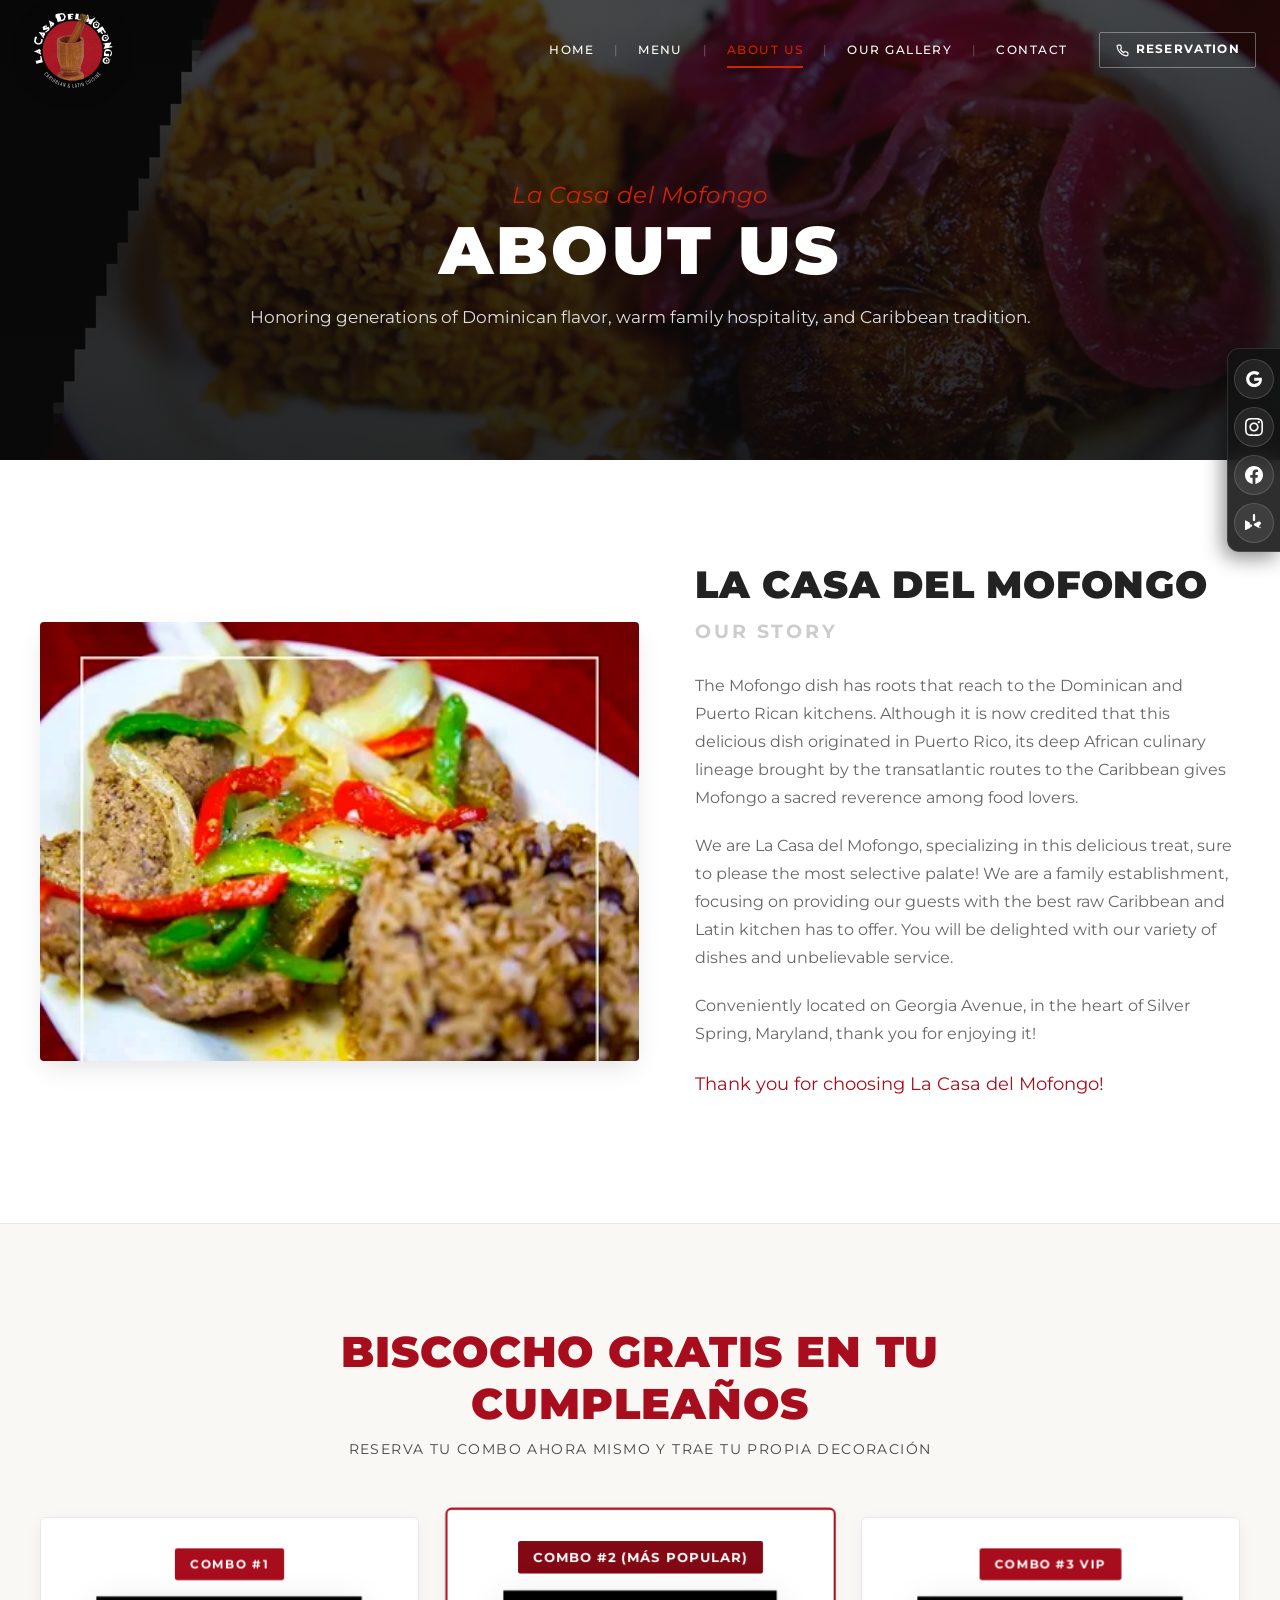
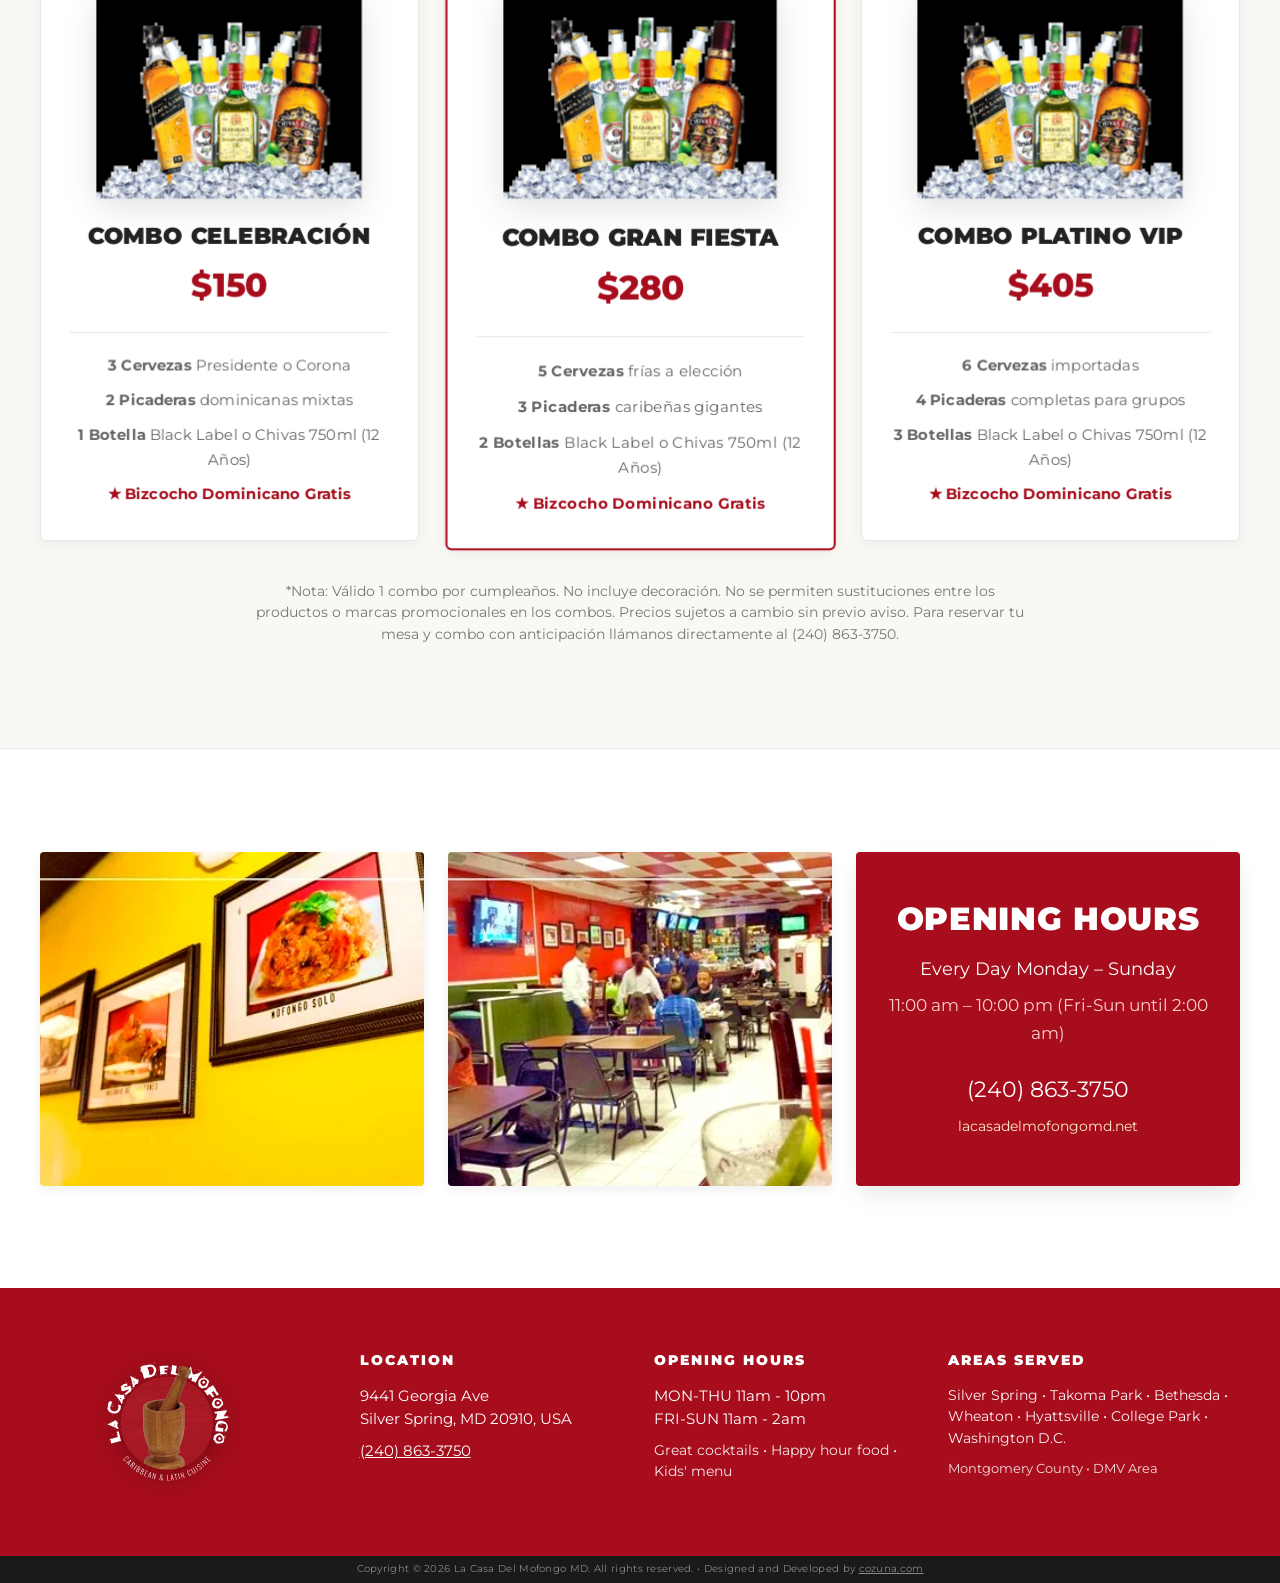
<file: about.html>
<!DOCTYPE html>
<html lang="en">
<head>
  <!-- Google tag (gtag.js) -->
  <script async src="https://www.googletagmanager.com/gtag/js?id=G-67GLZSMVC3"></script>
  <script>
    window.dataLayer = window.dataLayer || [];
    function gtag(){dataLayer.push(arguments);}
    gtag('js', new Date());

    gtag('config', 'G-67GLZSMVC3');
  </script>
  <!-- Google Tag Manager -->
  <script>(function(w,d,s,l,i){w[l]=w[l]||[];w[l].push({'gtm.start':
  new Date().getTime(),event:'gtm.js'});var f=d.getElementsByTagName(s)[0],
  j=d.createElement(s),dl=l!='dataLayer'?'&l='+l:'';j.async=true;j.src=
  'https://www.googletagmanager.com/gtm.js?id='+i+dl;f.parentNode.insertBefore(j,f);
  })(window,document,'script','dataLayer','GTM-TPXBD729');</script>
  <!-- End Google Tag Manager -->
  <meta charset="UTF-8">
  <meta name="viewport" content="width=device-width, initial-scale=1.0">
  <title>About Us | Authentic Dominican Tradition | La Casa Del Mofongo Silver Spring MD</title>
  <meta name="description" content="Discover our culinary story at La Casa Del Mofongo in Silver Spring MD. Traditional Dominican mofongos, Caribbean hospitality, and generations of authentic flavor.">
    <link rel="alternate" hreflang="en" href="https://lacasadelmofongomd.net/about.html">
  <link rel="alternate" hreflang="es" href="https://lacasadelmofongomd.net/es/about.html">
  <link rel="alternate" hreflang="x-default" href="https://lacasadelmofongomd.net/about.html">
  <link rel="canonical" href="https://lacasadelmofongomd.net/about.html">

  <!-- Open Graph -->
  <meta property="og:type" content="website">
  <meta property="og:url" content="https://lacasadelmofongomd.net/about.html">
  <meta property="og:title" content="About Us | La Casa Del Mofongo | Silver Spring MD">
  <meta property="og:description" content="Discover the culinary roots and authentic Caribbean traditions at La Casa Del Mofongo in Silver Spring, Maryland.">
  <meta property="og:image" content="https://lacasadelmofongomd.net/assets/images/og-logo.jpg?v=2">
  <meta property="og:image:width" content="1200">
  <meta property="og:image:height" content="630">
  <meta property="og:image:alt" content="La Casa Del Mofongo Logo">

  <!-- Google Fonts -->
  <link rel="preconnect" href="https://fonts.googleapis.com">
  <link rel="preconnect" href="https://fonts.gstatic.com" crossorigin>
  <link href="https://fonts.googleapis.com/css2?family=Montserrat:ital,wght@0,300;0,400;0,500;0,600;0,700;0,800;0,900;1,300;1,400;1,700&display=swap" rel="stylesheet">

  <link rel="stylesheet" href="css/styles.css?v=9.6">
  <!-- Favicon -->
  <link rel=icon type=image/x-icon href=favicon.ico>
  <link rel=icon type=image/png sizes=32x32 href=favicon-32x32.png>
  <link rel=icon type=image/png sizes=192x192 href=favicon-192x192.png>
  <link rel=apple-touch-icon sizes=180x180 href=apple-touch-icon.png>
  <script src="js/lang-detect.js"></script>
  <link rel="preload" as="image" href="assets/images/MainPlato.webp?v=6" fetchpriority="high">
  <link rel="manifest" href="/manifest.json">
  <meta name="apple-mobile-web-app-capable" content="yes">
  <meta name="apple-mobile-web-app-status-bar-style" content="black-translucent">
  <meta name="apple-mobile-web-app-title" content="Casa Mofongo">
  <meta name="theme-color" content="#a70d1c">

  <script type="application/ld+json">
{
  "@context": "https://schema.org",
  "@type": "AboutPage",
  "name": "About La Casa Del Mofongo",
  "description": "Learn about the heritage, family tradition, and culinary history of La Casa Del Mofongo in Silver Spring, MD.",
  "url": "https://lacasadelmofongomd.net/about.html",
  "mainEntity": {
    "@type": "Restaurant",
    "@id": "https://lacasadelmofongomd.net/#restaurant",
    "name": "La Casa Del Mofongo",
    "telephone": "+1-240-863-3750",
    "address": {
      "@type": "PostalAddress",
      "streetAddress": "9441 Georgia Ave",
      "addressLocality": "Silver Spring",
      "addressRegion": "MD",
      "postalCode": "20910",
      "addressCountry": "US"
    }
  }
}
  </script>
  <meta name="twitter:card" content="summary_large_image">
  <meta name="twitter:image" content="https://lacasadelmofongomd.net/assets/images/og-logo.jpg?v=2">
</head>
<body>
  <!-- Google Tag Manager (noscript) -->
  <noscript><iframe src="https://www.googletagmanager.com/ns.html?id=GTM-TPXBD729"
  height="0" width="0" style="display:none;visibility:hidden"></iframe></noscript>
  <!-- End Google Tag Manager (noscript) -->


  <!-- Shared Header -->
  <div id="header-placeholder"></div>

  <!-- Hero Header -->
  <section class="page-hero" style="background-image: url('assets/images/MainPlato.webp?v=6');">
    <div class="page-hero-content">
      <span class="page-hero-sub">La Casa del Mofongo</span>
      <h1 class="page-hero-title">ABOUT US</h1>
      <p style="color: #e0e0e0; font-size: 1.05rem;">
        Honoring generations of Dominican flavor, warm family hospitality, and Caribbean tradition.
      </p>
    </div>
  </section>

  <!-- Our Story Section (from Image 1) -->
  <section class="section" style="background-color: #ffffff;">
    <div class="section-container">
      <div class="story-grid">
        <div class="story-media">
          <img src="assets/images/inside4.webp?v=6" alt="La Casa Del Mofongo Dining Room" class="story-img-main">
        </div>
        <div class="story-content">
          <h2>La Casa Del Mofongo</h2>
          <div class="story-subtitle">OUR STORY</div>
          <p>
            The Mofongo dish has roots that reach to the Dominican and Puerto Rican kitchens. Although it is now credited that this delicious dish originated in Puerto Rico, its deep African culinary lineage brought by the transatlantic routes to the Caribbean gives Mofongo a sacred reverence among food lovers.
          </p>
          <p>
            We are La Casa del Mofongo, specializing in this delicious treat, sure to please the most selective palate! We are a family establishment, focusing on providing our guests with the best raw Caribbean and Latin kitchen has to offer. You will be delighted with our variety of dishes and unbelievable service.
          </p>
          <p>
            Conveniently located on Georgia Avenue, in the heart of Silver Spring, Maryland, thank you for enjoying it!
          </p>
          <p style="font-weight: 700; color: var(--color-primary); font-family: var(--font-serif); font-size: 1.15rem; margin-top: 1rem;">
            Thank you for choosing La Casa del Mofongo!
          </p>
        </div>
      </div>
    </div>
  </section>

  <!-- Birthday Cake Offer & Combos (from Image 1: Biscocho Gratis en tu Cumpleaños) -->
  <section class="section birthday-section">
    <div class="section-container">
      <div class="section-header">
        <h2 style="font-size: clamp(1.8rem, 4vw, 2.7rem); color: var(--color-primary); text-transform: uppercase;">
          BISCOCHO GRATIS EN TU CUMPLEAÑOS
        </h2>
        <p style="color: #444; font-weight: 600; text-transform: uppercase; letter-spacing: 0.1em; font-size: 0.88rem; margin-top: 0.5rem;">
          RESERVA TU COMBO AHORA MISMO Y TRAE TU PROPIA DECORACIÓN
        </p>
      </div>

      <div class="combos-grid">
        <!-- Combo 1 -->
        <div class="combo-card">
          <span class="combo-badge">COMBO #1</span>
          <img src="assets/images/combos.webp?v=6" alt="Combo Cumpleaños 1" class="combo-card-img">
          <h3 class="combo-title">Combo Celebración</h3>
          <div class="combo-price">$150</div>
          <ul class="combo-list">
            <li><strong>3 Cervezas</strong> Presidente o Corona</li>
            <li><strong>2 Picaderas</strong> dominicanas mixtas</li>
            <li><strong>1 Botella</strong> Black Label o Chivas 750ml (12 Años)</li>
            <li style="color: var(--color-primary); font-weight: 700;">★ Bizcocho Dominicano Gratis</li>
          </ul>
        </div>

        <!-- Combo 2 -->
        <div class="combo-card" style="border: 2px solid var(--color-primary); transform: scale(1.03);">
          <span class="combo-badge" style="background: var(--color-primary-dark);">COMBO #2 (MÁS POPULAR)</span>
          <img src="assets/images/combos.webp?v=6" alt="Combo Cumpleaños 2" class="combo-card-img">
          <h3 class="combo-title">Combo Gran Fiesta</h3>
          <div class="combo-price">$280</div>
          <ul class="combo-list">
            <li><strong>5 Cervezas</strong> frías a elección</li>
            <li><strong>3 Picaderas</strong> caribeñas gigantes</li>
            <li><strong>2 Botellas</strong> Black Label o Chivas 750ml (12 Años)</li>
            <li style="color: var(--color-primary); font-weight: 700;">★ Bizcocho Dominicano Gratis</li>
          </ul>
        </div>

        <!-- Combo 3 -->
        <div class="combo-card">
          <span class="combo-badge">COMBO #3 VIP</span>
          <img src="assets/images/combos.webp?v=6" alt="Combo Cumpleaños 3" class="combo-card-img">
          <h3 class="combo-title">Combo Platino VIP</h3>
          <div class="combo-price">$405</div>
          <ul class="combo-list">
            <li><strong>6 Cervezas</strong> importadas</li>
            <li><strong>4 Picaderas</strong> completas para grupos</li>
            <li><strong>3 Botellas</strong> Black Label o Chivas 750ml (12 Años)</li>
            <li style="color: var(--color-primary); font-weight: 700;">★ Bizcocho Dominicano Gratis</li>
          </ul>
        </div>
      </div>

      <div style="text-align: center; margin-top: 2.5rem; max-width: 780px; margin-left: auto; margin-right: auto;">
        <p style="font-size: 0.85rem; color: #777; line-height: 1.6;">
          *Nota: Válido 1 combo por cumpleaños. No incluye decoración. No se permiten sustituciones entre los productos o marcas promocionales en los combos. Precios sujetos a cambio sin previo aviso. Para reservar tu mesa y combo con anticipación llámanos directamente al (240) 863-3750.
        </p>
      </div>
    </div>
  </section>

  <!-- Opening Card Strip (from Image 1) -->
  <section class="section" style="background-color: #ffffff;">
    <div class="section-container">
      <div class="responsive-tri-grid" style="align-items: stretch;">
        <div style="border-radius: 4px; overflow: hidden; box-shadow: var(--shadow-sm);">
          <img src="assets/images/inside2.webp?v=6" alt="Artwork and Ambience" style="width: 100%; height: 100%; object-fit: cover;">
        </div>
        <div style="border-radius: 4px; overflow: hidden; box-shadow: var(--shadow-sm);">
          <img src="assets/images/inside3.webp?v=6" alt="Guest Tables" style="width: 100%; height: 100%; object-fit: cover;">
        </div>
        <div style="background: var(--color-primary); color: #ffffff; padding: 3rem 2rem; border-radius: 4px; display: flex; flex-direction: column; justify-content: center; text-align: center; box-shadow: var(--shadow-md);">
          <h3 style="font-size: 2rem; text-transform: uppercase; margin-bottom: 1rem; color: #ffffff;">Opening Hours</h3>
          <p style="color: #ffffff; font-size: 1.15rem; font-weight: 700; margin-bottom: 0.5rem;">
            Every Day Monday – Sunday
          </p>
          <p style="color: #ffcccc; font-size: 1.05rem; margin-bottom: 1.5rem;">
            11:00 am – 10:00 pm (Fri-Sun until 2:00 am)
          </p>
          <p style="font-size: 1.35rem; font-weight: 800; color: #ffffff; margin-bottom: 0.5rem;">
            <a href="tel:+12408633750" style="color: #ffffff;">(240) 863-3750</a>
          </p>
          <p style="color: #fcedc2; font-size: 0.85rem;">
            lacasadelmofongomd.net
          </p>
        </div>
      </div>
    </div>
  </section>

  <!-- Shared Footer -->
  <div id="footer-placeholder"></div>

  <!-- Shared Scripts -->
  <script src="js/components.js?v=9.6"></script>
</body>
</html>
</file>
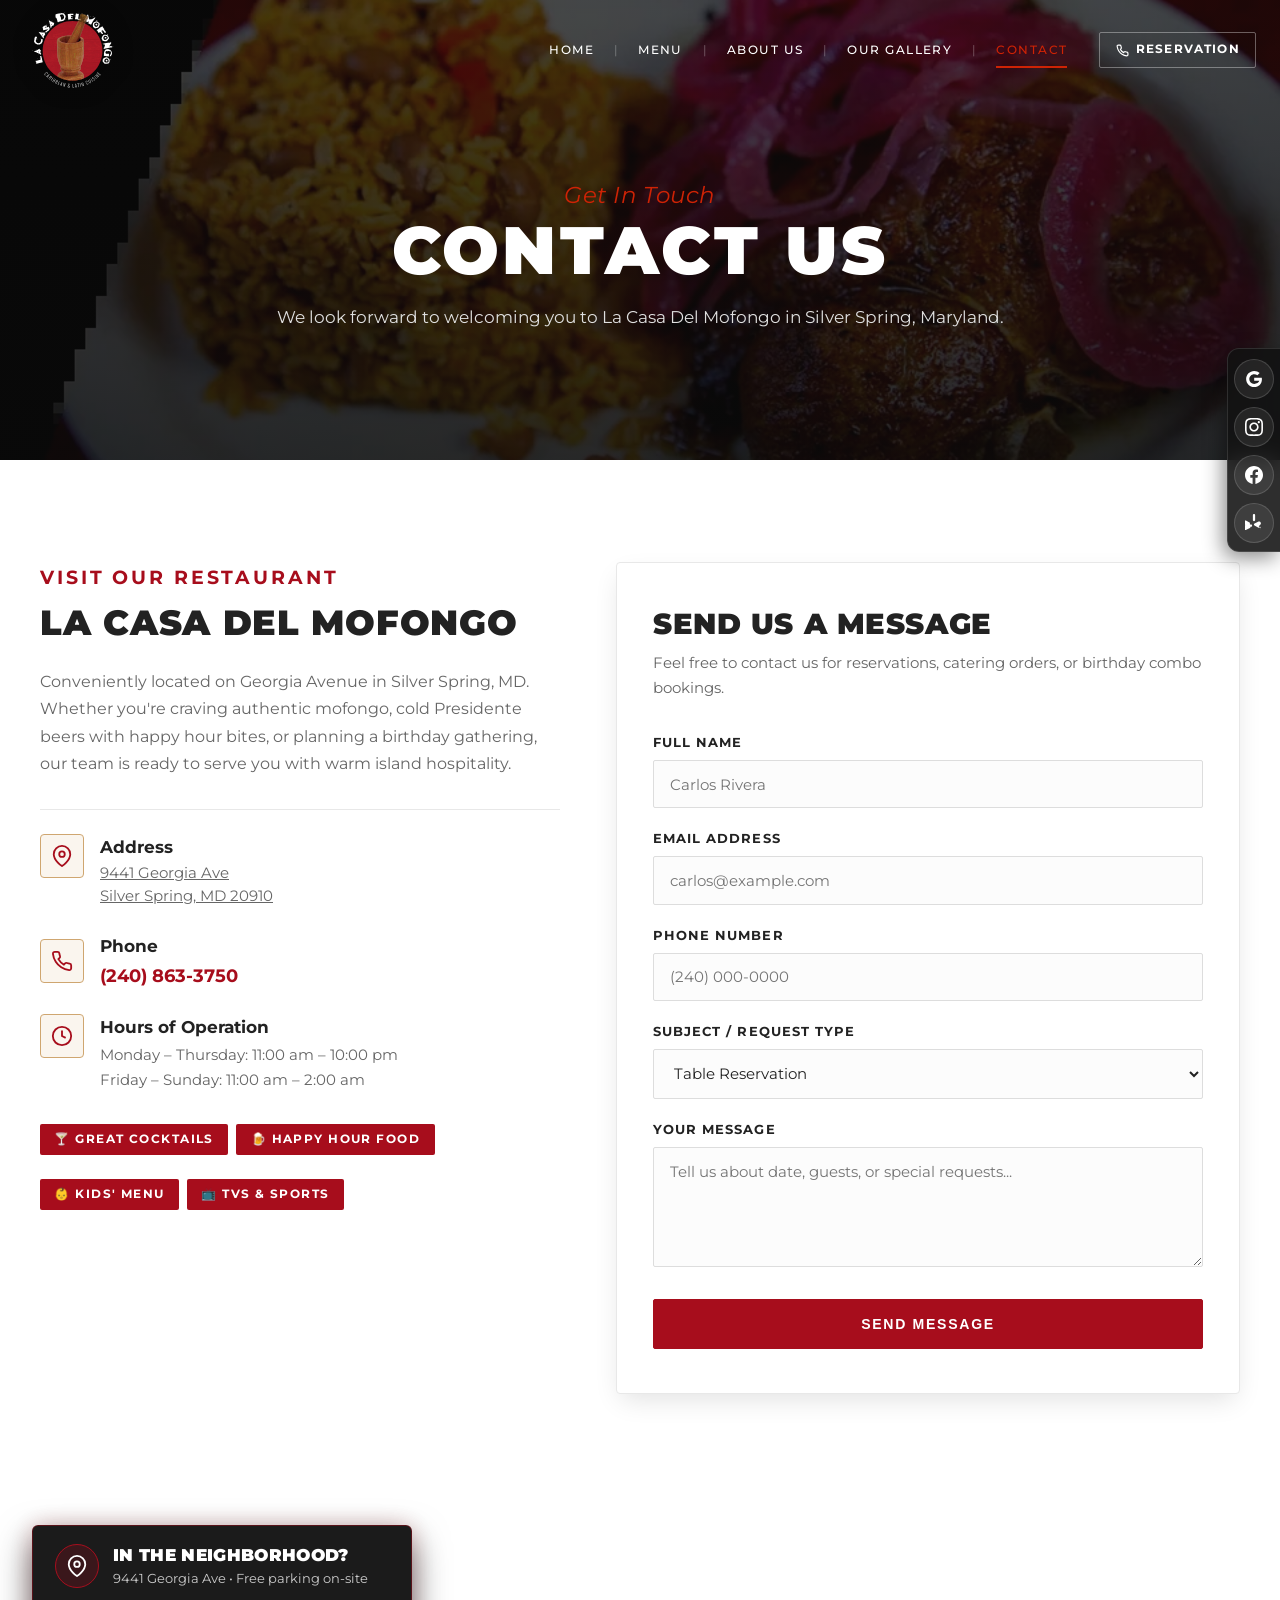
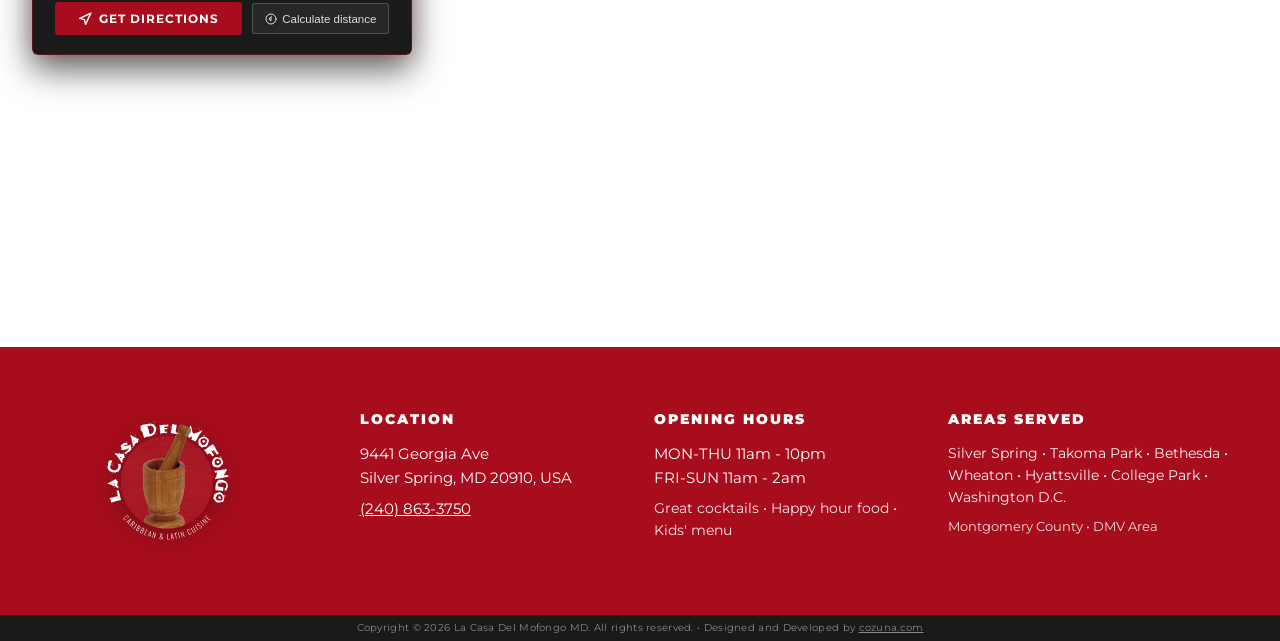
<file: contact.html>
<!DOCTYPE html>
<html lang="en">
<head>
  <!-- Google tag (gtag.js) -->
  <script async src="https://www.googletagmanager.com/gtag/js?id=G-67GLZSMVC3"></script>
  <script>
    window.dataLayer = window.dataLayer || [];
    function gtag(){dataLayer.push(arguments);}
    gtag('js', new Date());

    gtag('config', 'G-67GLZSMVC3');
  </script>
  <!-- Google Tag Manager -->
  <script>(function(w,d,s,l,i){w[l]=w[l]||[];w[l].push({'gtm.start':
  new Date().getTime(),event:'gtm.js'});var f=d.getElementsByTagName(s)[0],
  j=d.createElement(s),dl=l!='dataLayer'?'&l='+l:'';j.async=true;j.src=
  'https://www.googletagmanager.com/gtm.js?id='+i+dl;f.parentNode.insertBefore(j,f);
  })(window,document,'script','dataLayer','GTM-TPXBD729');</script>
  <!-- End Google Tag Manager -->
  <meta charset="UTF-8">
  <meta name="viewport" content="width=device-width, initial-scale=1.0">
  <title>Contact &amp; Reservations | La Casa Del Mofongo | Silver Spring MD</title>
  <meta name="description" content="Contact La Casa Del Mofongo at 9441 Georgia Ave, Silver Spring MD. Call (240) 863-3750 for table reservations, birthday events, takeout, and catering.">
    <link rel="alternate" hreflang="en" href="https://lacasadelmofongomd.net/contact.html">
  <link rel="alternate" hreflang="es" href="https://lacasadelmofongomd.net/es/contact.html">
  <link rel="alternate" hreflang="x-default" href="https://lacasadelmofongomd.net/contact.html">
  <link rel="canonical" href="https://lacasadelmofongomd.net/contact.html">

  <!-- Open Graph -->
  <meta property="og:type" content="restaurant">
  <meta property="og:url" content="https://lacasadelmofongomd.net/contact.html">
  <meta property="og:title" content="Contact &amp; Reservations | La Casa Del Mofongo | Silver Spring MD">
  <meta property="og:description" content="Visit La Casa Del Mofongo on Georgia Ave in Silver Spring, Maryland. Call (240) 863-3750 for table reservations, takeout, and catering.">
  <meta property="og:image" content="https://lacasadelmofongomd.net/assets/images/og-logo.jpg?v=2">
  <meta property="og:image:width" content="1200">
  <meta property="og:image:height" content="630">
  <meta property="og:image:alt" content="La Casa Del Mofongo Logo">

  <!-- Structured Data JSON-LD (Local Business / Restaurant) -->
  <script type="application/ld+json">
  {
    "@context": "https://schema.org",
    "@type": ["Restaurant", "FoodEstablishment"],
    "name": "La Casa Del Mofongo",
    "url": "https://lacasadelmofongomd.net/contact.html",
    "telephone": "+1-240-863-3750",
    "address": {
      "@type": "PostalAddress",
      "streetAddress": "9441 Georgia Ave",
      "addressLocality": "Silver Spring",
      "addressRegion": "MD",
      "postalCode": "20910",
      "addressCountry": "US"
    },
    "geo": {
      "@type": "GeoCoordinates",
      "latitude": 39.0095285,
      "longitude": -77.0402504
    },
    "hasMap": "https://maps.google.com/?q=9441+Georgia+Ave+Silver+Spring+MD+20910",
    "openingHoursSpecification": [
      {
        "@type": "OpeningHoursSpecification",
        "dayOfWeek": ["Monday", "Tuesday", "Wednesday", "Thursday"],
        "opens": "11:00",
        "closes": "22:00"
      },
      {
        "@type": "OpeningHoursSpecification",
        "dayOfWeek": ["Friday", "Saturday", "Sunday"],
        "opens": "11:00",
        "closes": "02:00"
      }
    ]
  }
  </script>

  <!-- Google Fonts -->
  <link rel="preconnect" href="https://fonts.googleapis.com">
  <link rel="preconnect" href="https://fonts.gstatic.com" crossorigin>
  <link href="https://fonts.googleapis.com/css2?family=Montserrat:ital,wght@0,300;0,400;0,500;0,600;0,700;0,800;0,900;1,300;1,400;1,700&display=swap" rel="stylesheet">

  <link rel="stylesheet" href="css/styles.css?v=9.6">
  <!-- Favicon -->
  <link rel=icon type=image/x-icon href=favicon.ico>
  <link rel=icon type=image/png sizes=32x32 href=favicon-32x32.png>
  <link rel=icon type=image/png sizes=192x192 href=favicon-192x192.png>
  <link rel=apple-touch-icon sizes=180x180 href=apple-touch-icon.png>
  <script src="js/lang-detect.js"></script>
  <link rel="preload" as="image" href="assets/images/MainPlato.webp?v=6" fetchpriority="high">
  <link rel="manifest" href="/manifest.json">
  <meta name="apple-mobile-web-app-capable" content="yes">
  <meta name="apple-mobile-web-app-status-bar-style" content="black-translucent">
  <meta name="apple-mobile-web-app-title" content="Casa Mofongo">
  <meta name="theme-color" content="#a70d1c">
  <meta name="twitter:card" content="summary_large_image">
  <meta name="twitter:image" content="https://lacasadelmofongomd.net/assets/images/og-logo.jpg?v=2">
</head>
<body>
  <!-- Google Tag Manager (noscript) -->
  <noscript><iframe src="https://www.googletagmanager.com/ns.html?id=GTM-TPXBD729"
  height="0" width="0" style="display:none;visibility:hidden"></iframe></noscript>
  <!-- End Google Tag Manager (noscript) -->


  <!-- Shared Header -->
  <div id="header-placeholder"></div>

  <!-- Hero Header -->
  <section class="page-hero" style="background-image: url('assets/images/MainPlato.webp?v=6');">
    <div class="page-hero-content">
      <span class="page-hero-sub">Get In Touch</span>
      <h1 class="page-hero-title">CONTACT US</h1>
      <p style="color: #e0e0e0; font-size: 1.05rem;">
        We look forward to welcoming you to La Casa Del Mofongo in Silver Spring, Maryland.
      </p>
    </div>
  </section>

  <!-- Contact & Location Content -->
  <section class="section" style="background-color: #ffffff;">
    <div class="section-container">
      <div class="contact-split-grid">

        <!-- Info Column -->
        <div>
          <span class="section-sub" style="font-size: 1.2rem;">Visit Our Restaurant</span>
          <h2 style="font-size: 2.2rem; margin-bottom: 1.5rem; text-transform: uppercase;">La Casa Del Mofongo</h2>

          <p style="margin-bottom: 2rem; line-height: 1.7;">
            Conveniently located on Georgia Avenue in Silver Spring, MD. Whether you're craving authentic mofongo, cold Presidente beers with happy hour bites, or planning a birthday gathering, our team is ready to serve you with warm island hospitality.
          </p>

          <div style="display: flex; flex-direction: column; gap: 1.5rem; border-top: 1px solid var(--color-border); padding-top: 1.5rem;">

            <!-- Address -->
            <div style="display: flex; gap: 1rem; align-items: flex-start;">
              <div style="width: 44px; height: 44px; border-radius: 4px; background: #faf5ee; border: 1px solid var(--color-accent); display: grid; place-items: center; color: var(--color-primary); flex-shrink: 0;">
                <svg width="22" height="22" viewBox="0 0 24 24" fill="none" stroke="currentColor" stroke-width="2">
                  <path d="M21 10c0 7-9 13-9 13s-9-6-9-13a9 9 0 0 1 18 0z"></path>
                  <circle cx="12" cy="10" r="3"></circle>
                </svg>
              </div>
              <div>
                <strong style="font-size: 1.05rem; display: block; color: var(--color-text-main);">Address</strong>
                <a href="https://maps.google.com/?q=9441+Georgia+Ave+Silver+Spring+MD+20910+United+States" target="_blank" rel="noopener noreferrer" style="color: var(--color-text-muted); font-size: 0.95rem; text-decoration: underline; line-height: 1.5; display: inline-block;">
                  9441 Georgia Ave<br>Silver Spring, MD 20910
                </a>
              </div>
            </div>

            <!-- Phone -->
            <div style="display: flex; gap: 1rem; align-items: center;">
              <div style="width: 44px; height: 44px; border-radius: 4px; background: #faf5ee; border: 1px solid var(--color-accent); display: grid; place-items: center; color: var(--color-primary); flex-shrink: 0;">
                <svg width="22" height="22" viewBox="0 0 24 24" fill="none" stroke="currentColor" stroke-width="2">
                  <path d="M22 16.92v3a2 2 0 0 1-2.18 2 19.79 19.79 0 0 1-8.63-3.07 19.5 19.5 0 0 1-6-6 19.79 19.79 0 0 1-3.07-8.67A2 2 0 0 1 4.11 2h3a2 2 0 0 1 2 1.72 12.84 12.84 0 0 0 .7 2.81 2 2 0 0 1-.45 2.11L8.09 9.91a16 16 0 0 0 6 6l1.27-1.27a2 2 0 0 1 2.11-.45 12.84 12.84 0 0 0 2.81.7A2 2 0 0 1 22 16.92z"></path>
                </svg>
              </div>
              <div>
                <strong style="font-size: 1.05rem; display: block; color: var(--color-text-main);">Phone</strong>
                <a href="tel:+12408633750" style="color: var(--color-primary); font-size: 1.1rem; font-weight: 700;">
                  (240) 863-3750
                </a>
              </div>
            </div>

            <!-- Hours -->
            <div style="display: flex; gap: 1rem; align-items: flex-start;">
              <div style="width: 44px; height: 44px; border-radius: 4px; background: #faf5ee; border: 1px solid var(--color-accent); display: grid; place-items: center; color: var(--color-primary); flex-shrink: 0;">
                <svg width="22" height="22" viewBox="0 0 24 24" fill="none" stroke="currentColor" stroke-width="2">
                  <circle cx="12" cy="12" r="10"></circle>
                  <polyline points="12 6 12 12 16 14"></polyline>
                </svg>
              </div>
              <div>
                <strong style="font-size: 1.05rem; display: block; color: var(--color-text-main);">Hours of Operation</strong>
                <p style="font-size: 0.95rem; color: var(--color-text-muted);">
                  Monday – Thursday: 11:00 am – 10:00 pm <br>
                  Friday – Sunday: 11:00 am – 2:00 am
                </p>
              </div>
            </div>

            <!-- Features -->
            <div style="display: flex; gap: 0.5rem; flex-wrap: wrap; margin-top: 0.5rem;">
              <span class="combo-badge">🍸 Great Cocktails</span>
              <span class="combo-badge">🍺 Happy Hour Food</span>
              <span class="combo-badge">👶 Kids' Menu</span>
              <span class="combo-badge">📺 TVs &amp; Sports</span>
            </div>

          </div>
        </div>

        <!-- Contact Form Box -->
        <div style="background: #ffffff; border: 1px solid var(--color-border); border-radius: 4px; padding: 2.75rem 2.25rem; box-shadow: var(--shadow-md);">
          <h3 style="font-size: 1.8rem; margin-bottom: 0.5rem; text-transform: uppercase;">Send Us a Message</h3>
          <p style="color: var(--color-text-muted); font-size: 0.95rem; margin-bottom: 2rem;">
            Feel free to contact us for reservations, catering orders, or birthday combo bookings.
          </p>

          <form data-ajax-form>
            <div style="margin-bottom: 1.25rem;">
              <label style="display: block; font-size: 0.82rem; font-weight: 700; text-transform: uppercase; letter-spacing: 0.08em; margin-bottom: 0.4rem;">
                Full Name
              </label>
              <input type="text" class="form-input" style="background: #fcfcfc; color: #222; border: 1px solid #ddd;" placeholder="Carlos Rivera" required>
            </div>

            <div style="margin-bottom: 1.25rem;">
              <label style="display: block; font-size: 0.82rem; font-weight: 700; text-transform: uppercase; letter-spacing: 0.08em; margin-bottom: 0.4rem;">
                Email Address
              </label>
              <input type="email" class="form-input" style="background: #fcfcfc; color: #222; border: 1px solid #ddd;" placeholder="carlos@example.com" required>
            </div>

            <div style="margin-bottom: 1.25rem;">
              <label style="display: block; font-size: 0.82rem; font-weight: 700; text-transform: uppercase; letter-spacing: 0.08em; margin-bottom: 0.4rem;">
                Phone Number
              </label>
              <input type="tel" class="form-input" style="background: #fcfcfc; color: #222; border: 1px solid #ddd;" placeholder="(240) 000-0000">
            </div>

            <div style="margin-bottom: 1.25rem;">
              <label style="display: block; font-size: 0.82rem; font-weight: 700; text-transform: uppercase; letter-spacing: 0.08em; margin-bottom: 0.4rem;">
                Subject / Request Type
              </label>
              <select class="form-input" style="background: #fcfcfc; color: #222; border: 1px solid #ddd;">
                <option value="reservation">Table Reservation</option>
                <option value="birthday">Birthday Combo Booking (Free Cake)</option>
                <option value="catering">Family Platters / Catering</option>
                <option value="general">General Inquiries</option>
              </select>
            </div>

            <div style="margin-bottom: 1.5rem;">
              <label style="display: block; font-size: 0.82rem; font-weight: 700; text-transform: uppercase; letter-spacing: 0.08em; margin-bottom: 0.4rem;">
                Your Message
              </label>
              <textarea class="form-input" style="background: #fcfcfc; color: #222; border: 1px solid #ddd; min-height: 120px; resize: vertical;" placeholder="Tell us about date, guests, or special requests..." required></textarea>
            </div>

            <button type="submit" class="btn-primary" style="width: 100%; padding: 1rem;">Send Message</button>
            <div class="form-success-msg" style="display: none; margin-top: 1rem; color: #15803d; font-weight: 600; text-align: center;">
              Thank you! Your message has been sent. We will get back to you shortly.
            </div>
          </form>
        </div>

      </div>
    </div>
  </section>

  <!-- Google Maps Interactive Frame with Elegant Corner Brand Card -->
  <section class="map-container-wrapper">
    <div class="map-floating-card">
      <div class="map-card-logo">
        <img src="assets/images/logo.svg" alt="La Casa Del Mofongo Logo">
      </div>
      <div class="map-card-info">
        <h4>La Casa Del Mofongo</h4>
        <p>9441 Georgia Ave<br>Silver Spring, MD 20910</p>
        <a href="https://maps.google.com/?q=9441+Georgia+Ave+Silver+Spring+MD+20910+United+States" target="_blank" rel="noopener noreferrer" class="map-directions-btn">
          <svg width="12" height="12" viewBox="0 0 24 24" fill="none" stroke="currentColor" stroke-width="2.5" stroke-linecap="round" stroke-linejoin="round">
            <line x1="7" y1="17" x2="17" y2="7"></line>
            <polyline points="7 7 17 7 17 17"></polyline>
          </svg>
          <span>Get Directions</span>
        </a>
      </div>
    </div>
    <iframe
      title="La Casa Del Mofongo Location Map"
      src="https://maps.google.com/maps?ll=39.0095285,-77.0402504&t=&z=16&ie=UTF8&output=embed"
      width="100%"
      height="450"
      style="border:0;"
      allowfullscreen=""
      loading="lazy">
    </iframe>
  </section>

  <!-- Shared Footer -->
  <div id="footer-placeholder"></div>

  <!-- Shared Scripts -->
  <script src="js/components.js?v=9.6"></script>
</body>
</html>
</file>
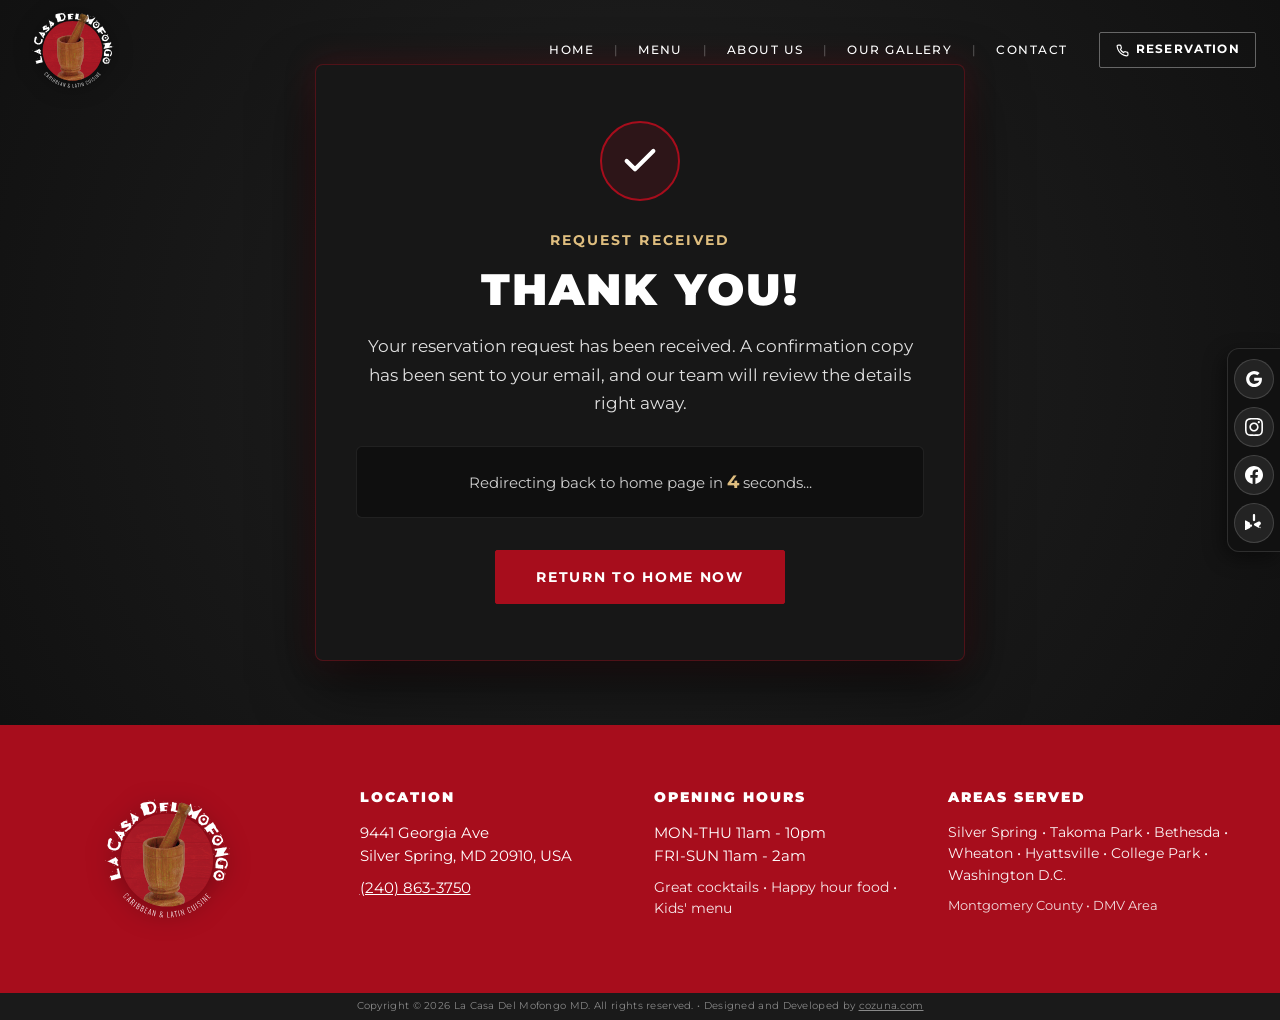
<file: thank-you.html>
<!DOCTYPE html>
<html lang="en">
<head>
  <!-- Google tag (gtag.js) -->
  <script async src="https://www.googletagmanager.com/gtag/js?id=G-67GLZSMVC3"></script>
  <script>
    window.dataLayer = window.dataLayer || [];
    function gtag(){dataLayer.push(arguments);}
    gtag('js', new Date());

    gtag('config', 'G-67GLZSMVC3');
  </script>
  <!-- Google Tag Manager -->
  <script>(function(w,d,s,l,i){w[l]=w[l]||[];w[l].push({'gtm.start':
  new Date().getTime(),event:'gtm.js'});var f=d.getElementsByTagName(s)[0],
  j=d.createElement(s),dl=l!='dataLayer'?'&l='+l:'';j.async=true;j.src=
  'https://www.googletagmanager.com/gtm.js?id='+i+dl;f.parentNode.insertBefore(j,f);
  })(window,document,'script','dataLayer','GTM-TPXBD729');</script>
  <!-- End Google Tag Manager -->
  <meta charset="UTF-8">
  <meta name="viewport" content="width=device-width, initial-scale=1.0">
  <title>Thank You | La Casa Del Mofongo | Silver Spring MD</title>
  <meta name="robots" content="noindex, follow">
  <meta http-equiv="refresh" content="5;url=index.html">
  <link rel="canonical" href="https://lacasadelmofongomd.net/thank-you.html">

  <link rel="preconnect" href="https://fonts.googleapis.com">
  <link rel="preconnect" href="https://fonts.gstatic.com" crossorigin>
  <link href="https://fonts.googleapis.com/css2?family=Montserrat:ital,wght@0,300;0,400;0,500;0,600;0,700;0,800;0,900;1,400;1,700&display=swap" rel="stylesheet">
  <link rel="stylesheet" href="css/styles.css?v=9.6">
</head>
<body style="min-height: 100vh; display: flex; flex-direction: column;">
  <!-- Google Tag Manager (noscript) -->
  <noscript><iframe src="https://www.googletagmanager.com/ns.html?id=GTM-TPXBD729"
  height="0" width="0" style="display:none;visibility:hidden"></iframe></noscript>
  <!-- End Google Tag Manager (noscript) -->


  <!-- Shared Header -->
  <div id="header-placeholder"></div>

  <main style="flex: 1; display: flex; align-items: center; justify-content: center; padding: 4rem 1.5rem; background: radial-gradient(circle at center, #222222 0%, #111111 100%);">
    <div style="max-width: 650px; width: 100%; background: rgba(24, 24, 24, 0.95); border: 1px solid rgba(167, 13, 28, 0.4); border-radius: 8px; padding: 3.5rem 2.5rem; text-align: center; box-shadow: 0 25px 60px rgba(0,0,0,0.6), 0 0 30px rgba(167, 13, 28, 0.25);">
      
      <!-- Checkmark Icon -->
      <div style="width: 80px; height: 80px; margin: 0 auto 1.75rem; border-radius: 50%; background: rgba(167, 13, 28, 0.15); border: 2px solid var(--color-primary); display: grid; place-items: center; color: #ffffff;">
        <svg width="40" height="40" viewBox="0 0 24 24" fill="none" stroke="currentColor" stroke-width="2.5" stroke-linecap="round" stroke-linejoin="round">
          <polyline points="20 6 9 17 4 12"></polyline>
        </svg>
      </div>

      <span style="color: var(--color-accent-light); font-size: 0.85rem; font-weight: 700; text-transform: uppercase; letter-spacing: 0.15em; display: block; margin-bottom: 0.75rem;">
        Request Received
      </span>

      <h1 style="color: #ffffff; font-size: clamp(2rem, 5vw, 2.75rem); font-weight: 900; margin-bottom: 1rem; text-transform: uppercase; letter-spacing: 0.05em;">
        THANK YOU!
      </h1>

      <p style="color: #e0e0e0; font-size: 1.05rem; line-height: 1.7; margin-bottom: 1.75rem;">
        Your reservation request has been received. A confirmation copy has been sent to your email, and our team will review the details right away.
      </p>

      <div style="background: rgba(0, 0, 0, 0.35); border-radius: 6px; padding: 1.25rem 1rem; margin-bottom: 2rem; border: 1px solid rgba(255, 255, 255, 0.08);">
        <p style="color: #cccccc; font-size: 0.95rem; margin: 0;">
          Redirecting back to home page in <strong id="countdown-timer" style="color: var(--color-accent-light); font-size: 1.15rem;">5</strong> seconds...
        </p>
      </div>

      <a href="index.html" class="btn-primary" style="display: inline-block; padding: 0.9rem 2.5rem;">
        Return to Home Now
      </a>
    </div>
  </main>

  <!-- Shared Footer -->
  <div id="footer-placeholder"></div>

  <script src="js/components.js?v=9.6"></script>
  <script>
    (function() {
      let seconds = 5;
      const timerEl = document.getElementById('countdown-timer');
      const interval = setInterval(function() {
        seconds--;
        if (timerEl) {
          timerEl.textContent = seconds;
        }
        if (seconds <= 0) {
          clearInterval(interval);
          window.location.href = 'index.html';
        }
      }, 1000);
    })();
  </script>
</body>
</html>
</file>
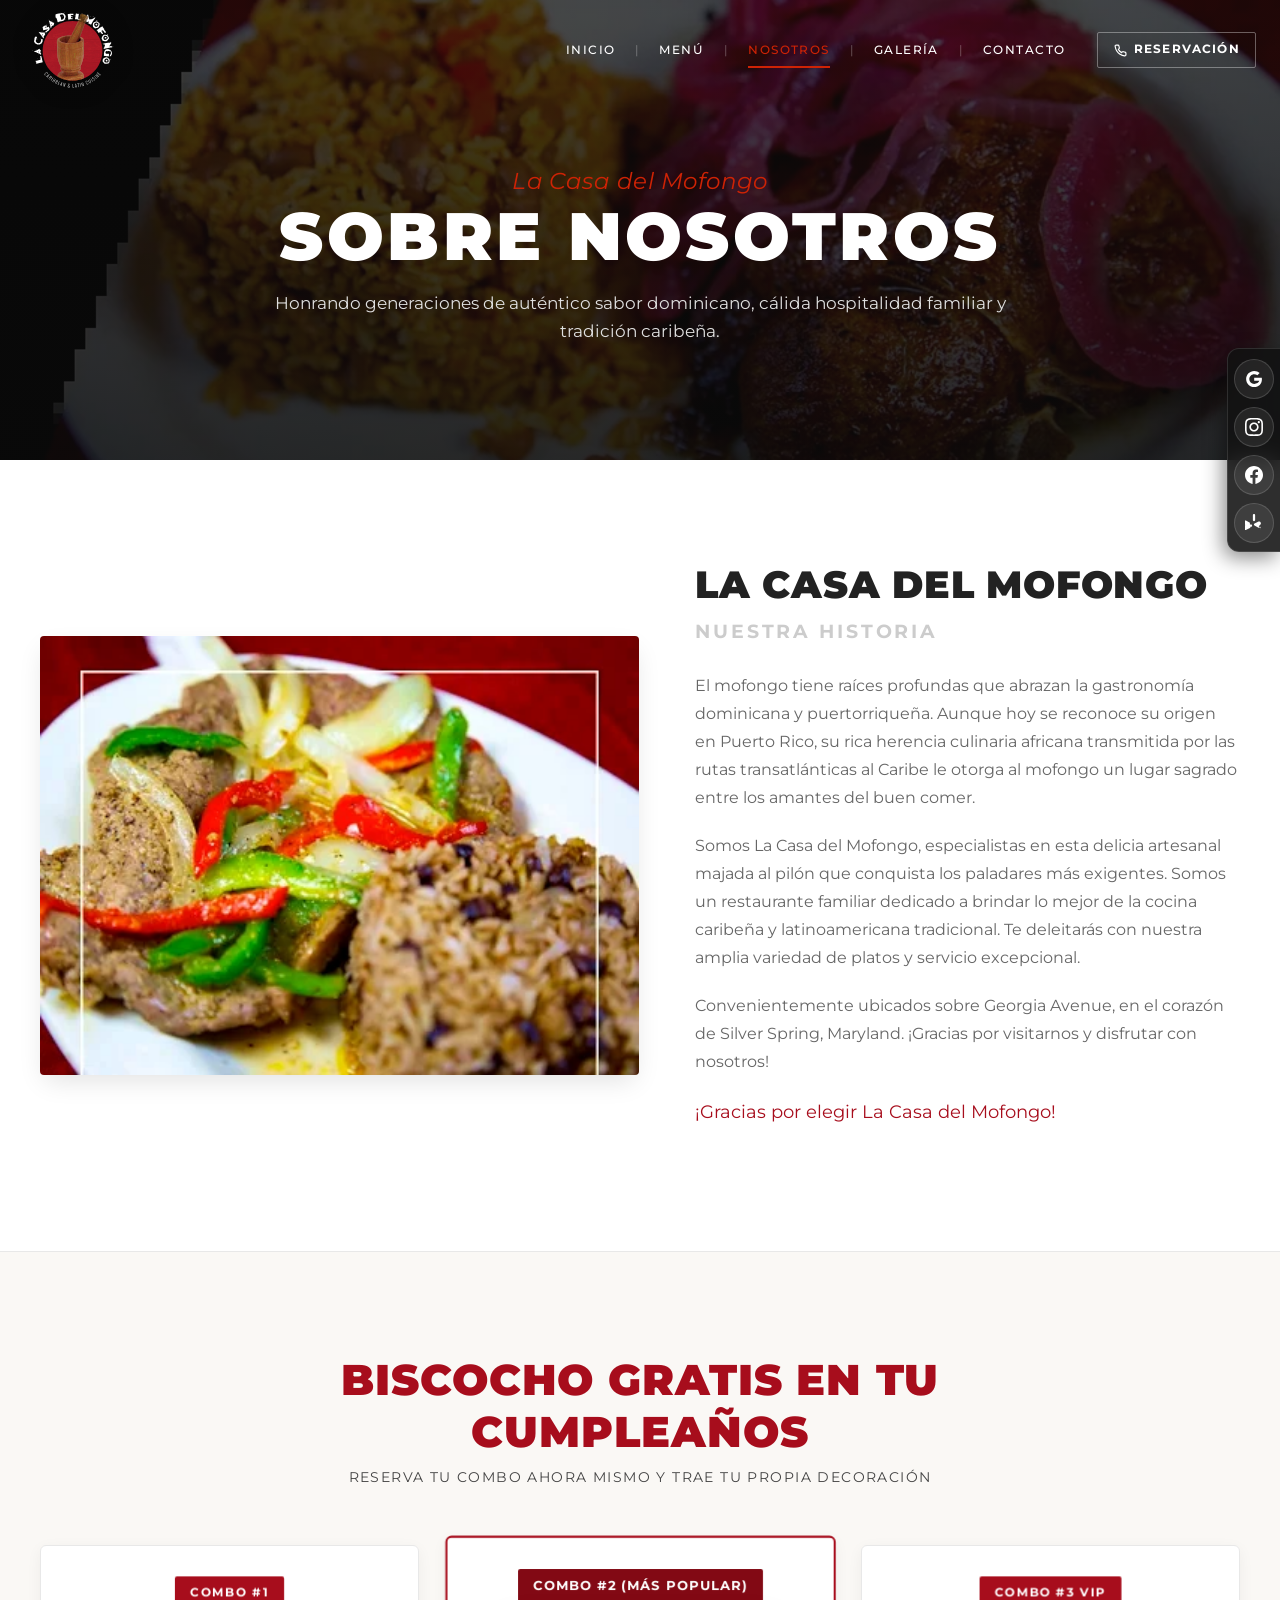
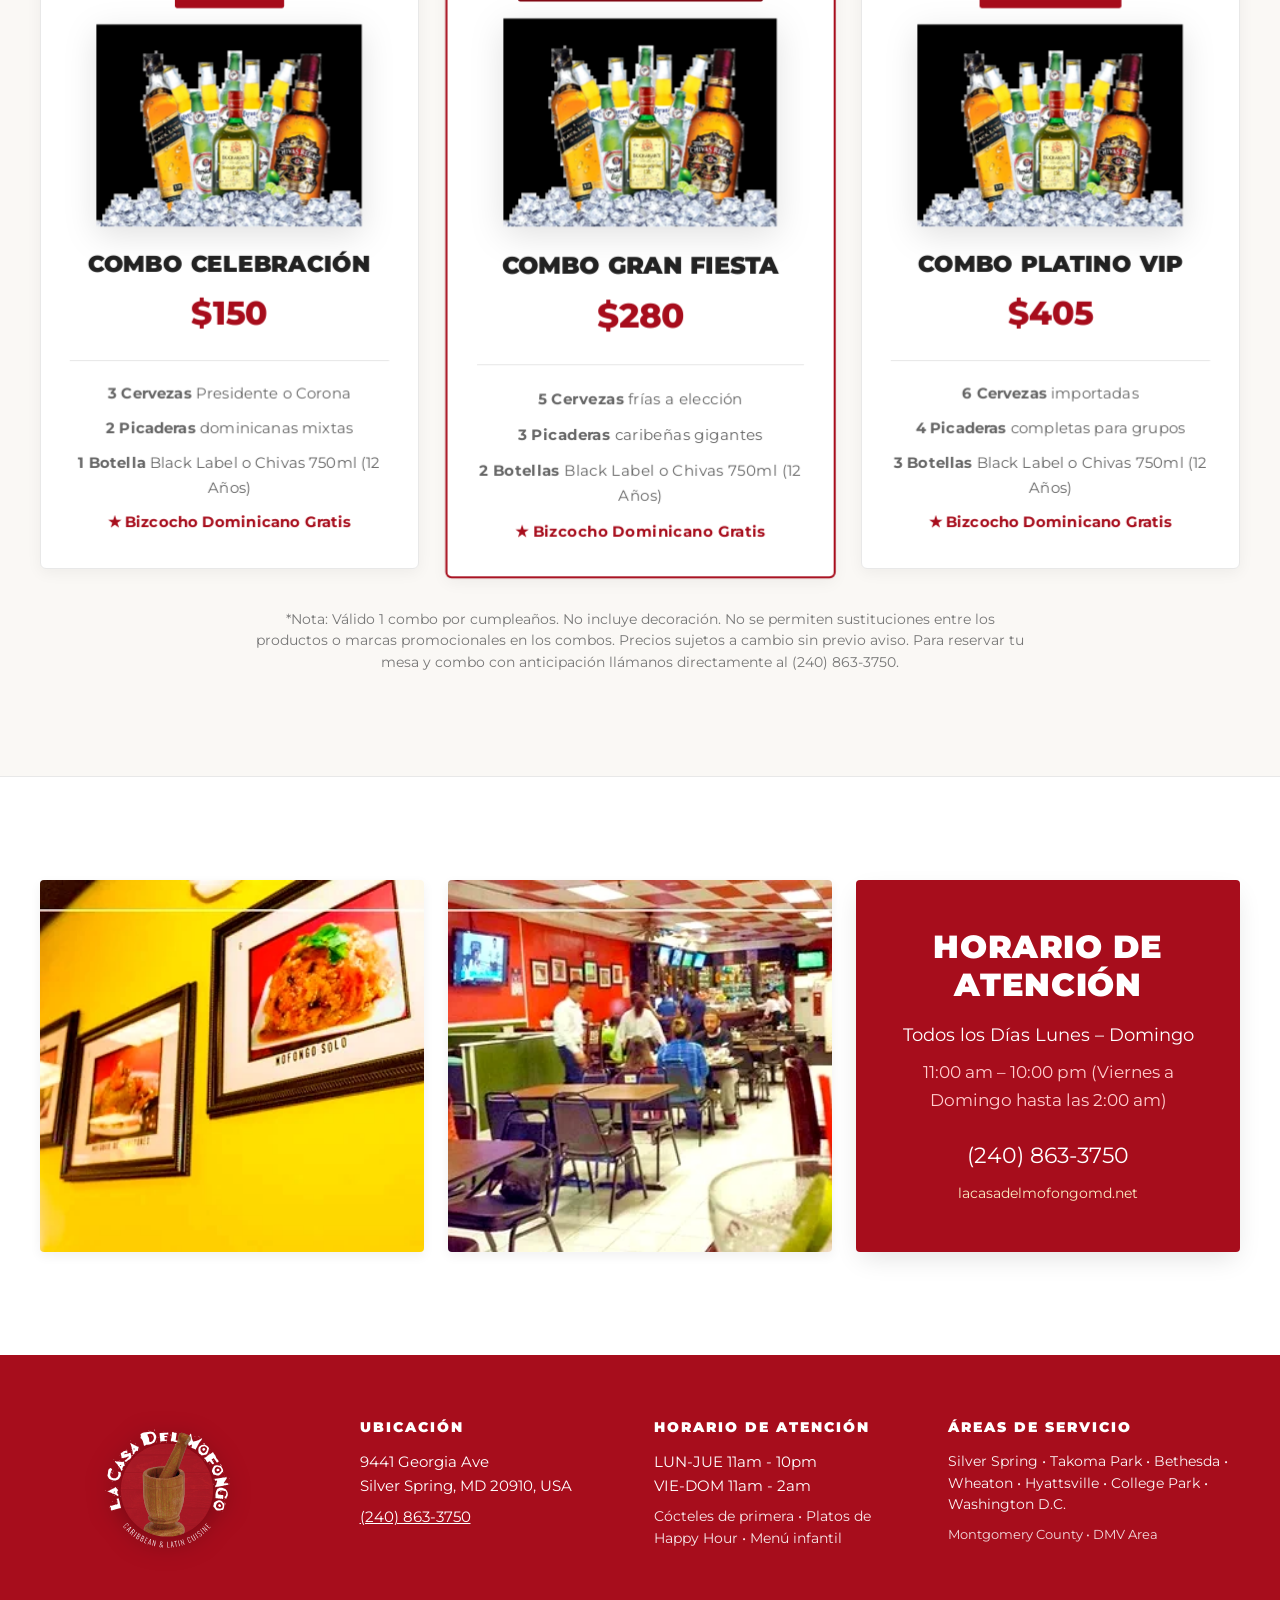
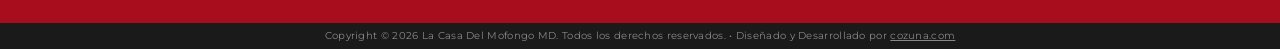
<file: es/about.html>
<!DOCTYPE html>
<html lang="es">
<head>
  <!-- Google tag (gtag.js) -->
  <script async src="https://www.googletagmanager.com/gtag/js?id=G-67GLZSMVC3"></script>
  <script>
    window.dataLayer = window.dataLayer || [];
    function gtag(){dataLayer.push(arguments);}
    gtag('js', new Date());

    gtag('config', 'G-67GLZSMVC3');
  </script>
  <!-- Google Tag Manager -->
  <script>(function(w,d,s,l,i){w[l]=w[l]||[];w[l].push({'gtm.start':
  new Date().getTime(),event:'gtm.js'});var f=d.getElementsByTagName(s)[0],
  j=d.createElement(s),dl=l!='dataLayer'?'&l='+l:'';j.async=true;j.src=
  'https://www.googletagmanager.com/gtm.js?id='+i+dl;f.parentNode.insertBefore(j,f);
  })(window,document,'script','dataLayer','GTM-TPXBD729');</script>
  <!-- End Google Tag Manager -->
  <meta charset="UTF-8">
  <meta name="viewport" content="width=device-width, initial-scale=1.0">
  <title>Nosotros | La Casa Del Mofongo | Tradición Dominicana en Silver Spring MD</title>
  <meta name="description" content="Descubre la historia familiar y tradición culinaria de La Casa Del Mofongo en Silver Spring, MD. Auténtico mofongo, hospitalidad caribeña y recetas de la isla.">
    <link rel="alternate" hreflang="en" href="https://lacasadelmofongomd.net/about.html">
  <link rel="alternate" hreflang="es" href="https://lacasadelmofongomd.net/es/about.html">
  <link rel="alternate" hreflang="x-default" href="https://lacasadelmofongomd.net/about.html">
  <link rel="canonical" href="https://lacasadelmofongomd.net/es/about.html">

  <!-- Open Graph -->
  <meta property="og:type" content="website">
  <meta property="og:url" content="https://lacasadelmofongomd.net/es/about.html">
  <meta property="og:title" content="About Us | La Casa Del Mofongo | Silver Spring MD">
  <meta property="og:description" content="Discover the culinary roots and authentic Caribbean traditions at La Casa Del Mofongo in Silver Spring, Maryland.">
  <meta property="og:image" content="https://lacasadelmofongomd.net/assets/images/og-logo.jpg?v=2">
  <meta property="og:image:width" content="1200">
  <meta property="og:image:height" content="630">
  <meta property="og:image:alt" content="La Casa Del Mofongo Logo">

  <!-- Google Fonts -->
  <link rel="preconnect" href="https://fonts.googleapis.com">
  <link rel="preconnect" href="https://fonts.gstatic.com" crossorigin>
  <link href="https://fonts.googleapis.com/css2?family=Montserrat:ital,wght@0,300;0,400;0,500;0,600;0,700;0,800;0,900;1,300;1,400;1,700&display=swap" rel="stylesheet">

  <link rel="stylesheet" href="../css/styles.css?v=9.6">
  <!-- Favicon -->
  <link rel=icon type=image/x-icon href=favicon.ico>
  <link rel=icon type=image/png sizes=32x32 href=favicon-32x32.png>
  <link rel=icon type=image/png sizes=192x192 href=favicon-192x192.png>
  <link rel=apple-touch-icon sizes=180x180 href=apple-touch-icon.png>
  <script src="../js/lang-detect.js"></script>
  <link rel="preload" as="image" href="../assets/images/MainPlato.webp?v=6" fetchpriority="high">
  <link rel="manifest" href="/manifest.json">
  <meta name="apple-mobile-web-app-capable" content="yes">
  <meta name="apple-mobile-web-app-status-bar-style" content="black-translucent">
  <meta name="apple-mobile-web-app-title" content="Casa Mofongo">
  <meta name="theme-color" content="#a70d1c">

  <script type="application/ld+json">
{
  "@context": "https://schema.org",
  "@type": "AboutPage",
  "name": "Sobre La Casa Del Mofongo",
  "description": "Conoce la historia, ra\u00edces caribe\u00f1as y tradici\u00f3n familiar de La Casa Del Mofongo en Silver Spring, MD.",
  "url": "https://lacasadelmofongomd.net/es/about.html",
  "inLanguage": "es-US",
  "mainEntity": {
    "@type": "Restaurant",
    "@id": "https://lacasadelmofongomd.net/#restaurant",
    "name": "La Casa Del Mofongo",
    "telephone": "+1-240-863-3750",
    "address": {
      "@type": "PostalAddress",
      "streetAddress": "9441 Georgia Ave",
      "addressLocality": "Silver Spring",
      "addressRegion": "MD",
      "postalCode": "20910",
      "addressCountry": "US"
    }
  }
}
  </script>
  <meta name="twitter:card" content="summary_large_image">
  <meta name="twitter:image" content="https://lacasadelmofongomd.net/assets/images/og-logo.jpg?v=2">
</head>
<body>
  <!-- Google Tag Manager (noscript) -->
  <noscript><iframe src="https://www.googletagmanager.com/ns.html?id=GTM-TPXBD729"
  height="0" width="0" style="display:none;visibility:hidden"></iframe></noscript>
  <!-- End Google Tag Manager (noscript) -->


  <!-- Shared Header -->
  <div id="header-placeholder"></div>

  <!-- Hero Header -->
  <section class="page-hero" style="background-image: url('../assets/images/MainPlato.webp?v=6');">
    <div class="page-hero-content">
      <span class="page-hero-sub">La Casa del Mofongo</span>
      <h1 class="page-hero-title">SOBRE NOSOTROS</h1>
      <p style="color: #e0e0e0; font-size: 1.05rem;">
        Honrando generaciones de auténtico sabor dominicano, cálida hospitalidad familiar y tradición caribeña.
      </p>
    </div>
  </section>

  <!-- Our Story Section (from Image 1) -->
  <section class="section" style="background-color: #ffffff;">
    <div class="section-container">
      <div class="story-grid">
        <div class="story-media">
          <img src="../assets/images/inside4.webp?v=6" alt="La Casa Del Mofongo Dining Room" class="story-img-main">
        </div>
        <div class="story-content">
          <h2>La Casa Del Mofongo</h2>
          <div class="story-subtitle">NUESTRA HISTORIA</div>
          <p>
            El mofongo tiene raíces profundas que abrazan la gastronomía dominicana y puertorriqueña. Aunque hoy se reconoce su origen en Puerto Rico, su rica herencia culinaria africana transmitida por las rutas transatlánticas al Caribe le otorga al mofongo un lugar sagrado entre los amantes del buen comer.
          </p>
          <p>
            Somos La Casa del Mofongo, especialistas en esta delicia artesanal majada al pilón que conquista los paladares más exigentes. Somos un restaurante familiar dedicado a brindar lo mejor de la cocina caribeña y latinoamericana tradicional. Te deleitarás con nuestra amplia variedad de platos y servicio excepcional.
          </p>
          <p>
            Convenientemente ubicados sobre Georgia Avenue, en el corazón de Silver Spring, Maryland. ¡Gracias por visitarnos y disfrutar con nosotros!
          </p>
          <p style="font-weight: 700; color: var(--color-primary); font-family: var(--font-serif); font-size: 1.15rem; margin-top: 1rem;">
            ¡Gracias por elegir La Casa del Mofongo!
          </p>
        </div>
      </div>
    </div>
  </section>

  <!-- Birthday Cake Offer & Combos (from Image 1: Biscocho Gratis en tu Cumpleaños) -->
  <section class="section birthday-section">
    <div class="section-container">
      <div class="section-header">
        <h2 style="font-size: clamp(1.8rem, 4vw, 2.7rem); color: var(--color-primary); text-transform: uppercase;">
          BISCOCHO GRATIS EN TU CUMPLEAÑOS
        </h2>
        <p style="color: #444; font-weight: 600; text-transform: uppercase; letter-spacing: 0.1em; font-size: 0.88rem; margin-top: 0.5rem;">
          RESERVA TU COMBO AHORA MISMO Y TRAE TU PROPIA DECORACIÓN
        </p>
      </div>

      <div class="combos-grid">
        <!-- Combo 1 -->
        <div class="combo-card">
          <span class="combo-badge">COMBO #1</span>
          <img src="../assets/images/combos.webp?v=6" alt="Combo Cumpleaños 1" class="combo-card-img">
          <h3 class="combo-title">Combo Celebración</h3>
          <div class="combo-price">$150</div>
          <ul class="combo-list">
            <li><strong>3 Cervezas</strong> Presidente o Corona</li>
            <li><strong>2 Picaderas</strong> dominicanas mixtas</li>
            <li><strong>1 Botella</strong> Black Label o Chivas 750ml (12 Años)</li>
            <li style="color: var(--color-primary); font-weight: 700;">★ Bizcocho Dominicano Gratis</li>
          </ul>
        </div>

        <!-- Combo 2 -->
        <div class="combo-card" style="border: 2px solid var(--color-primary); transform: scale(1.03);">
          <span class="combo-badge" style="background: var(--color-primary-dark);">COMBO #2 (MÁS POPULAR)</span>
          <img src="../assets/images/combos.webp?v=6" alt="Combo Cumpleaños 2" class="combo-card-img">
          <h3 class="combo-title">Combo Gran Fiesta</h3>
          <div class="combo-price">$280</div>
          <ul class="combo-list">
            <li><strong>5 Cervezas</strong> frías a elección</li>
            <li><strong>3 Picaderas</strong> caribeñas gigantes</li>
            <li><strong>2 Botellas</strong> Black Label o Chivas 750ml (12 Años)</li>
            <li style="color: var(--color-primary); font-weight: 700;">★ Bizcocho Dominicano Gratis</li>
          </ul>
        </div>

        <!-- Combo 3 -->
        <div class="combo-card">
          <span class="combo-badge">COMBO #3 VIP</span>
          <img src="../assets/images/combos.webp?v=6" alt="Combo Cumpleaños 3" class="combo-card-img">
          <h3 class="combo-title">Combo Platino VIP</h3>
          <div class="combo-price">$405</div>
          <ul class="combo-list">
            <li><strong>6 Cervezas</strong> importadas</li>
            <li><strong>4 Picaderas</strong> completas para grupos</li>
            <li><strong>3 Botellas</strong> Black Label o Chivas 750ml (12 Años)</li>
            <li style="color: var(--color-primary); font-weight: 700;">★ Bizcocho Dominicano Gratis</li>
          </ul>
        </div>
      </div>

      <div style="text-align: center; margin-top: 2.5rem; max-width: 780px; margin-left: auto; margin-right: auto;">
        <p style="font-size: 0.85rem; color: #777; line-height: 1.6;">
          *Nota: Válido 1 combo por cumpleaños. No incluye decoración. No se permiten sustituciones entre los productos o marcas promocionales en los combos. Precios sujetos a cambio sin previo aviso. Para reservar tu mesa y combo con anticipación llámanos directamente al (240) 863-3750.
        </p>
      </div>
    </div>
  </section>

  <!-- Opening Card Strip (from Image 1) -->
  <section class="section" style="background-color: #ffffff;">
    <div class="section-container">
      <div class="responsive-tri-grid" style="align-items: stretch;">
        <div style="border-radius: 4px; overflow: hidden; box-shadow: var(--shadow-sm);">
          <img src="../assets/images/inside2.webp?v=6" alt="Artwork and Ambience" style="width: 100%; height: 100%; object-fit: cover;">
        </div>
        <div style="border-radius: 4px; overflow: hidden; box-shadow: var(--shadow-sm);">
          <img src="../assets/images/inside3.webp?v=6" alt="Guest Tables" style="width: 100%; height: 100%; object-fit: cover;">
        </div>
        <div style="background: var(--color-primary); color: #ffffff; padding: 3rem 2rem; border-radius: 4px; display: flex; flex-direction: column; justify-content: center; text-align: center; box-shadow: var(--shadow-md);">
          <h3 style="font-size: 2rem; text-transform: uppercase; margin-bottom: 1rem; color: #ffffff;">Horario de Atención</h3>
          <p style="color: #ffffff; font-size: 1.15rem; font-weight: 700; margin-bottom: 0.5rem;">
            Todos los Días Lunes – Domingo
          </p>
          <p style="color: #ffcccc; font-size: 1.05rem; margin-bottom: 1.5rem;">
            11:00 am – 10:00 pm (Viernes a Domingo hasta las 2:00 am)
          </p>
          <p style="font-size: 1.35rem; font-weight: 800; color: #ffffff; margin-bottom: 0.5rem;">
            <a href="tel:+12408633750" style="color: #ffffff;">(240) 863-3750</a>
          </p>
          <p style="color: #fcedc2; font-size: 0.85rem;">
            lacasadelmofongomd.net
          </p>
        </div>
      </div>
    </div>
  </section>

  <!-- Shared Footer -->
  <div id="footer-placeholder"></div>

  <!-- Shared Scripts -->
  <script src="../js/components.js?v=9.6"></script>
</body>
</html>
</file>
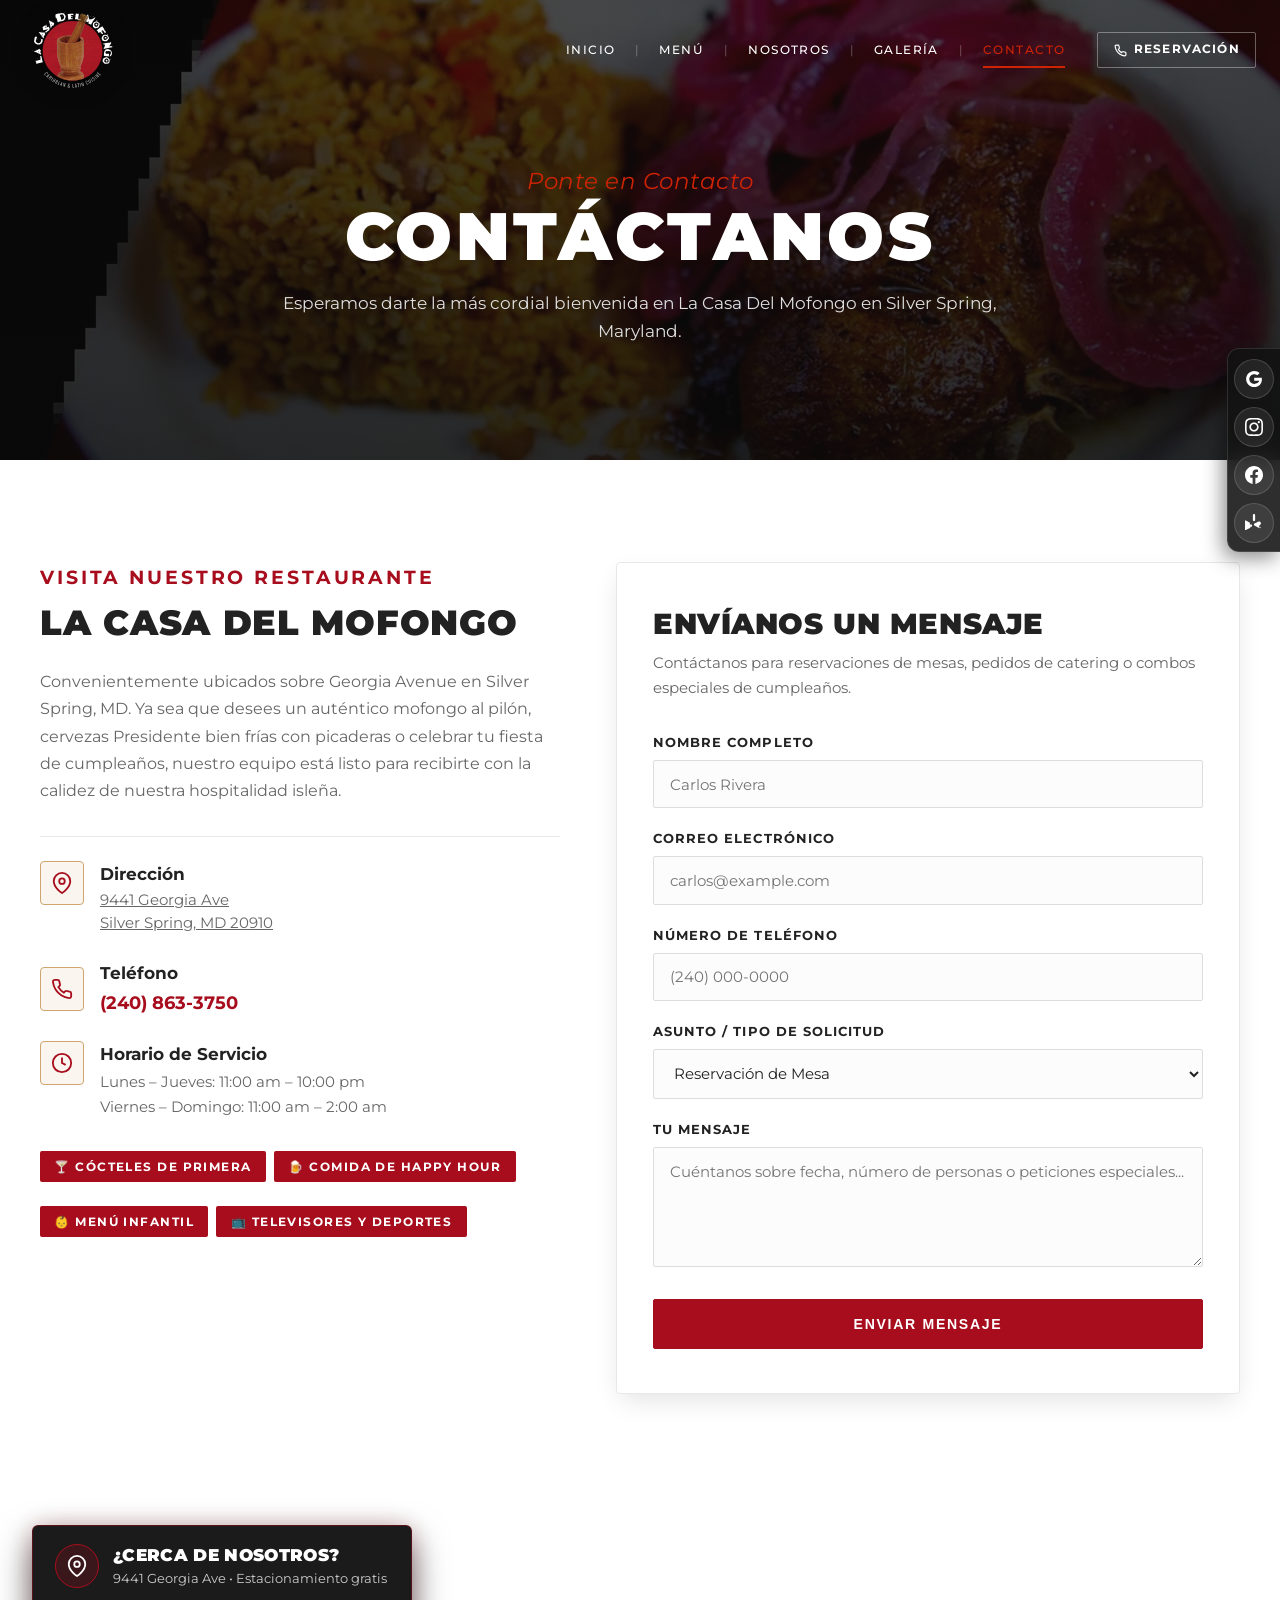
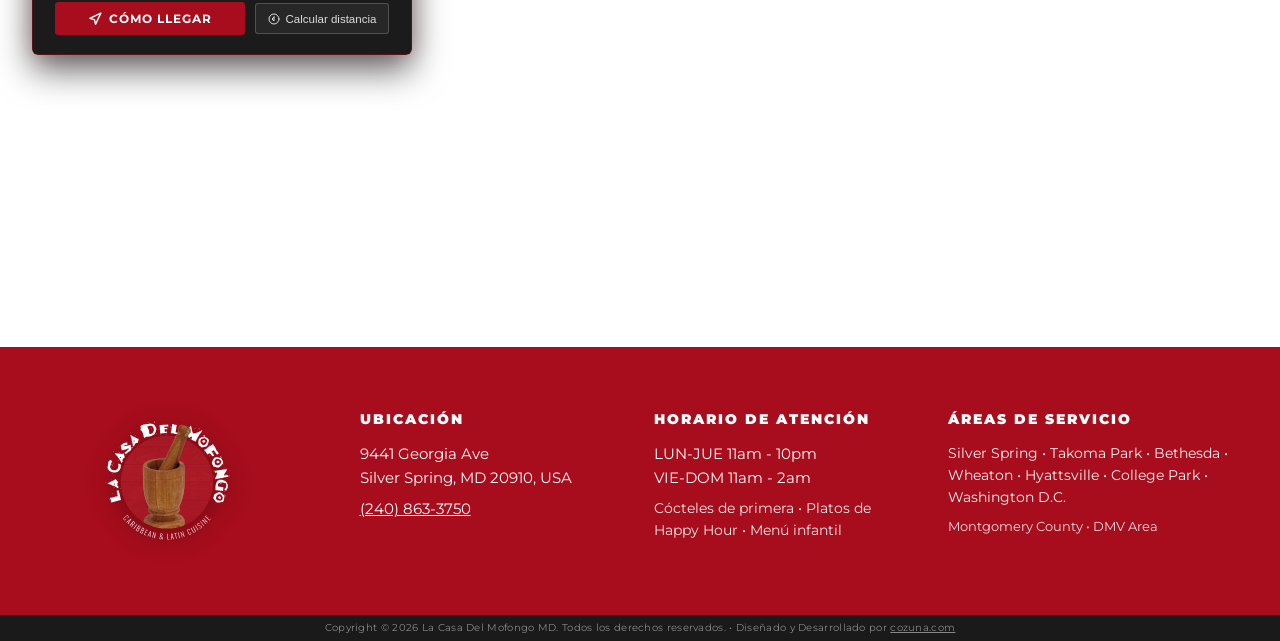
<file: es/contact.html>
<!DOCTYPE html>
<html lang="es">
<head>
  <!-- Google tag (gtag.js) -->
  <script async src="https://www.googletagmanager.com/gtag/js?id=G-67GLZSMVC3"></script>
  <script>
    window.dataLayer = window.dataLayer || [];
    function gtag(){dataLayer.push(arguments);}
    gtag('js', new Date());

    gtag('config', 'G-67GLZSMVC3');
  </script>
  <!-- Google Tag Manager -->
  <script>(function(w,d,s,l,i){w[l]=w[l]||[];w[l].push({'gtm.start':
  new Date().getTime(),event:'gtm.js'});var f=d.getElementsByTagName(s)[0],
  j=d.createElement(s),dl=l!='dataLayer'?'&l='+l:'';j.async=true;j.src=
  'https://www.googletagmanager.com/gtm.js?id='+i+dl;f.parentNode.insertBefore(j,f);
  })(window,document,'script','dataLayer','GTM-TPXBD729');</script>
  <!-- End Google Tag Manager -->
  <meta charset="UTF-8">
  <meta name="viewport" content="width=device-width, initial-scale=1.0">
  <title>Contacto y Reservaciones | La Casa Del Mofongo | Silver Spring MD</title>
  <meta name="description" content="Visita La Casa Del Mofongo en 9441 Georgia Ave, Silver Spring MD. Llama al (240) 863-3750 para reservaciones, eventos familiares, comida para llevar y catering.">
    <link rel="alternate" hreflang="en" href="https://lacasadelmofongomd.net/contact.html">
  <link rel="alternate" hreflang="es" href="https://lacasadelmofongomd.net/es/contact.html">
  <link rel="alternate" hreflang="x-default" href="https://lacasadelmofongomd.net/contact.html">
  <link rel="canonical" href="https://lacasadelmofongomd.net/es/contact.html">

  <!-- Open Graph -->
  <meta property="og:type" content="restaurant">
  <meta property="og:url" content="https://lacasadelmofongomd.net/es/contact.html">
  <meta property="og:title" content="Contact &amp; Reservations | La Casa Del Mofongo | Silver Spring MD">
  <meta property="og:description" content="Visit La Casa Del Mofongo on Georgia Ave in Silver Spring, Maryland. Call (240) 863-3750 for table reservations, takeout, and catering.">
  <meta property="og:image" content="https://lacasadelmofongomd.net/assets/images/og-logo.jpg?v=2">
  <meta property="og:image:width" content="1200">
  <meta property="og:image:height" content="630">
  <meta property="og:image:alt" content="La Casa Del Mofongo Logo">

  <!-- Structured Data JSON-LD (Local Business / Restaurant) -->
  <script type="application/ld+json">
  {
    "@context": "https://schema.org",
    "@type": ["Restaurant", "FoodEstablishment"],
    "name": "La Casa Del Mofongo",
    "url": "https://lacasadelmofongomd.net/es/contact.html",
    "telephone": "+1-240-863-3750",
    "address": {
      "@type": "PostalAddress",
      "streetAddress": "9441 Georgia Ave",
      "addressLocality": "Silver Spring",
      "addressRegion": "MD",
      "postalCode": "20910",
      "addressCountry": "US"
    },
    "geo": {
      "@type": "GeoCoordinates",
      "latitude": 39.0095285,
      "longitude": -77.0402504
    },
    "hasMap": "https://maps.google.com/?q=9441+Georgia+Ave+Silver+Spring+MD+20910",
    "openingHoursSpecification": [
      {
        "@type": "OpeningHoursSpecification",
        "dayOfWeek": ["Monday", "Tuesday", "Wednesday", "Thursday"],
        "opens": "11:00",
        "closes": "22:00"
      },
      {
        "@type": "OpeningHoursSpecification",
        "dayOfWeek": ["Friday", "Saturday", "Sunday"],
        "opens": "11:00",
        "closes": "02:00"
      }
    ]
  }
  </script>

  <!-- Google Fonts -->
  <link rel="preconnect" href="https://fonts.googleapis.com">
  <link rel="preconnect" href="https://fonts.gstatic.com" crossorigin>
  <link href="https://fonts.googleapis.com/css2?family=Montserrat:ital,wght@0,300;0,400;0,500;0,600;0,700;0,800;0,900;1,300;1,400;1,700&display=swap" rel="stylesheet">

  <link rel="stylesheet" href="../css/styles.css?v=9.6">
  <!-- Favicon -->
  <link rel=icon type=image/x-icon href=favicon.ico>
  <link rel=icon type=image/png sizes=32x32 href=favicon-32x32.png>
  <link rel=icon type=image/png sizes=192x192 href=favicon-192x192.png>
  <link rel=apple-touch-icon sizes=180x180 href=apple-touch-icon.png>
  <script src="../js/lang-detect.js"></script>
  <link rel="preload" as="image" href="../assets/images/MainPlato.webp?v=6" fetchpriority="high">
  <link rel="manifest" href="/manifest.json">
  <meta name="apple-mobile-web-app-capable" content="yes">
  <meta name="apple-mobile-web-app-status-bar-style" content="black-translucent">
  <meta name="apple-mobile-web-app-title" content="Casa Mofongo">
  <meta name="theme-color" content="#a70d1c">
  <meta name="twitter:card" content="summary_large_image">
  <meta name="twitter:image" content="https://lacasadelmofongomd.net/assets/images/og-logo.jpg?v=2">
</head>
<body>
  <!-- Google Tag Manager (noscript) -->
  <noscript><iframe src="https://www.googletagmanager.com/ns.html?id=GTM-TPXBD729"
  height="0" width="0" style="display:none;visibility:hidden"></iframe></noscript>
  <!-- End Google Tag Manager (noscript) -->


  <!-- Shared Header -->
  <div id="header-placeholder"></div>

  <!-- Hero Header -->
  <section class="page-hero" style="background-image: url('../assets/images/MainPlato.webp?v=6');">
    <div class="page-hero-content">
      <span class="page-hero-sub">Ponte en Contacto</span>
      <h1 class="page-hero-title">CONTÁCTANOS</h1>
      <p style="color: #e0e0e0; font-size: 1.05rem;">
        Esperamos darte la más cordial bienvenida en La Casa Del Mofongo en Silver Spring, Maryland.
      </p>
    </div>
  </section>

  <!-- Contact & Location Content -->
  <section class="section" style="background-color: #ffffff;">
    <div class="section-container">
      <div class="contact-split-grid">

        <!-- Info Column -->
        <div>
          <span class="section-sub" style="font-size: 1.2rem;">Visita Nuestro Restaurante</span>
          <h2 style="font-size: 2.2rem; margin-bottom: 1.5rem; text-transform: uppercase;">La Casa Del Mofongo</h2>

          <p style="margin-bottom: 2rem; line-height: 1.7;">
            Convenientemente ubicados sobre Georgia Avenue en Silver Spring, MD. Ya sea que desees un auténtico mofongo al pilón, cervezas Presidente bien frías con picaderas o celebrar tu fiesta de cumpleaños, nuestro equipo está listo para recibirte con la calidez de nuestra hospitalidad isleña.
          </p>

          <div style="display: flex; flex-direction: column; gap: 1.5rem; border-top: 1px solid var(--color-border); padding-top: 1.5rem;">

            <!-- Address -->
            <div style="display: flex; gap: 1rem; align-items: flex-start;">
              <div style="width: 44px; height: 44px; border-radius: 4px; background: #faf5ee; border: 1px solid var(--color-accent); display: grid; place-items: center; color: var(--color-primary); flex-shrink: 0;">
                <svg width="22" height="22" viewBox="0 0 24 24" fill="none" stroke="currentColor" stroke-width="2">
                  <path d="M21 10c0 7-9 13-9 13s-9-6-9-13a9 9 0 0 1 18 0z"></path>
                  <circle cx="12" cy="10" r="3"></circle>
                </svg>
              </div>
              <div>
                <strong style="font-size: 1.05rem; display: block; color: var(--color-text-main);">Dirección</strong>
                <a href="https://maps.google.com/?q=9441+Georgia+Ave+Silver+Spring+MD+20910+United+States" target="_blank" rel="noopener noreferrer" style="color: var(--color-text-muted); font-size: 0.95rem; text-decoration: underline; line-height: 1.5; display: inline-block;">
                  9441 Georgia Ave<br>Silver Spring, MD 20910
                </a>
              </div>
            </div>

            <!-- Phone -->
            <div style="display: flex; gap: 1rem; align-items: center;">
              <div style="width: 44px; height: 44px; border-radius: 4px; background: #faf5ee; border: 1px solid var(--color-accent); display: grid; place-items: center; color: var(--color-primary); flex-shrink: 0;">
                <svg width="22" height="22" viewBox="0 0 24 24" fill="none" stroke="currentColor" stroke-width="2">
                  <path d="M22 16.92v3a2 2 0 0 1-2.18 2 19.79 19.79 0 0 1-8.63-3.07 19.5 19.5 0 0 1-6-6 19.79 19.79 0 0 1-3.07-8.67A2 2 0 0 1 4.11 2h3a2 2 0 0 1 2 1.72 12.84 12.84 0 0 0 .7 2.81 2 2 0 0 1-.45 2.11L8.09 9.91a16 16 0 0 0 6 6l1.27-1.27a2 2 0 0 1 2.11-.45 12.84 12.84 0 0 0 2.81.7A2 2 0 0 1 22 16.92z"></path>
                </svg>
              </div>
              <div>
                <strong style="font-size: 1.05rem; display: block; color: var(--color-text-main);">Teléfono</strong>
                <a href="tel:+12408633750" style="color: var(--color-primary); font-size: 1.1rem; font-weight: 700;">
                  (240) 863-3750
                </a>
              </div>
            </div>

            <!-- Hours -->
            <div style="display: flex; gap: 1rem; align-items: flex-start;">
              <div style="width: 44px; height: 44px; border-radius: 4px; background: #faf5ee; border: 1px solid var(--color-accent); display: grid; place-items: center; color: var(--color-primary); flex-shrink: 0;">
                <svg width="22" height="22" viewBox="0 0 24 24" fill="none" stroke="currentColor" stroke-width="2">
                  <circle cx="12" cy="12" r="10"></circle>
                  <polyline points="12 6 12 12 16 14"></polyline>
                </svg>
              </div>
              <div>
                <strong style="font-size: 1.05rem; display: block; color: var(--color-text-main);">Horario de Servicio</strong>
                <p style="font-size: 0.95rem; color: var(--color-text-muted);">
                  Lunes – Jueves: 11:00 am – 10:00 pm <br>
                  Viernes – Domingo: 11:00 am – 2:00 am
                </p>
              </div>
            </div>

            <!-- Features -->
            <div style="display: flex; gap: 0.5rem; flex-wrap: wrap; margin-top: 0.5rem;">
              <span class="combo-badge">🍸 Cócteles de Primera</span>
              <span class="combo-badge">🍺 Comida de Happy Hour</span>
              <span class="combo-badge">👶 Menú Infantil</span>
              <span class="combo-badge">📺 Televisores y Deportes</span>
            </div>

          </div>
        </div>

        <!-- Contact Form Box -->
        <div style="background: #ffffff; border: 1px solid var(--color-border); border-radius: 4px; padding: 2.75rem 2.25rem; box-shadow: var(--shadow-md);">
          <h3 style="font-size: 1.8rem; margin-bottom: 0.5rem; text-transform: uppercase;">Envíanos un Mensaje</h3>
          <p style="color: var(--color-text-muted); font-size: 0.95rem; margin-bottom: 2rem;">
            Contáctanos para reservaciones de mesas, pedidos de catering o combos especiales de cumpleaños.
          </p>

          <form data-ajax-form>
            <div style="margin-bottom: 1.25rem;">
              <label style="display: block; font-size: 0.82rem; font-weight: 700; text-transform: uppercase; letter-spacing: 0.08em; margin-bottom: 0.4rem;">
                Nombre Completo
              </label>
              <input type="text" class="form-input" style="background: #fcfcfc; color: #222; border: 1px solid #ddd;" placeholder="Carlos Rivera" required>
            </div>

            <div style="margin-bottom: 1.25rem;">
              <label style="display: block; font-size: 0.82rem; font-weight: 700; text-transform: uppercase; letter-spacing: 0.08em; margin-bottom: 0.4rem;">
                Correo Electrónico
              </label>
              <input type="email" class="form-input" style="background: #fcfcfc; color: #222; border: 1px solid #ddd;" placeholder="carlos@example.com" required>
            </div>

            <div style="margin-bottom: 1.25rem;">
              <label style="display: block; font-size: 0.82rem; font-weight: 700; text-transform: uppercase; letter-spacing: 0.08em; margin-bottom: 0.4rem;">
                Número de Teléfono
              </label>
              <input type="tel" class="form-input" style="background: #fcfcfc; color: #222; border: 1px solid #ddd;" placeholder="(240) 000-0000">
            </div>

            <div style="margin-bottom: 1.25rem;">
              <label style="display: block; font-size: 0.82rem; font-weight: 700; text-transform: uppercase; letter-spacing: 0.08em; margin-bottom: 0.4rem;">
                Asunto / Tipo de Solicitud
              </label>
              <select class="form-input" style="background: #fcfcfc; color: #222; border: 1px solid #ddd;">
                <option value="reservation">Reservación de Mesa</option>
                <option value="birthday">Reserva de Combo de Cumpleaños (Bizcocho Gratis)</option>
                <option value="catering">Picaderas Familiares / Catering</option>
                <option value="general">Consultas Generales</option>
              </select>
            </div>

            <div style="margin-bottom: 1.5rem;">
              <label style="display: block; font-size: 0.82rem; font-weight: 700; text-transform: uppercase; letter-spacing: 0.08em; margin-bottom: 0.4rem;">
                Tu Mensaje
              </label>
              <textarea class="form-input" style="background: #fcfcfc; color: #222; border: 1px solid #ddd; min-height: 120px; resize: vertical;" placeholder="Cuéntanos sobre fecha, número de personas o peticiones especiales..." required></textarea>
            </div>

            <button type="submit" class="btn-primary" style="width: 100%; padding: 1rem;">Enviar Mensaje</button>
            <div class="form-success-msg" style="display: none; margin-top: 1rem; color: #15803d; font-weight: 600; text-align: center;">
              Thank you! Your message has been sent. We will get back to you shortly.
            </div>
          </form>
        </div>

      </div>
    </div>
  </section>

  <!-- Google Maps Interactive Frame with Elegant Corner Brand Card -->
  <section class="map-container-wrapper">
    <div class="map-floating-card">
      <div class="map-card-logo">
        <img src="../assets/images/logo.svg" alt="La Casa Del Mofongo Logo">
      </div>
      <div class="map-card-info">
        <h4>La Casa Del Mofongo</h4>
        <p>9441 Georgia Ave<br>Silver Spring, MD 20910</p>
        <a href="https://maps.google.com/?q=9441+Georgia+Ave+Silver+Spring+MD+20910+United+States" target="_blank" rel="noopener noreferrer" class="map-directions-btn">
          <svg width="12" height="12" viewBox="0 0 24 24" fill="none" stroke="currentColor" stroke-width="2.5" stroke-linecap="round" stroke-linejoin="round">
            <line x1="7" y1="17" x2="17" y2="7"></line>
            <polyline points="7 7 17 7 17 17"></polyline>
          </svg>
          <span>Cómo Llegar</span>
        </a>
      </div>
    </div>
    <iframe
      title="La Casa Del Mofongo Location Map"
      src="https://maps.google.com/maps?ll=39.0095285,-77.0402504&t=&z=16&ie=UTF8&output=embed"
      width="100%"
      height="450"
      style="border:0;"
      allowfullscreen=""
      loading="lazy">
    </iframe>
  </section>

  <!-- Shared Footer -->
  <div id="footer-placeholder"></div>

  <!-- Shared Scripts -->
  <script src="../js/components.js?v=9.6"></script>
</body>
</html>
</file>
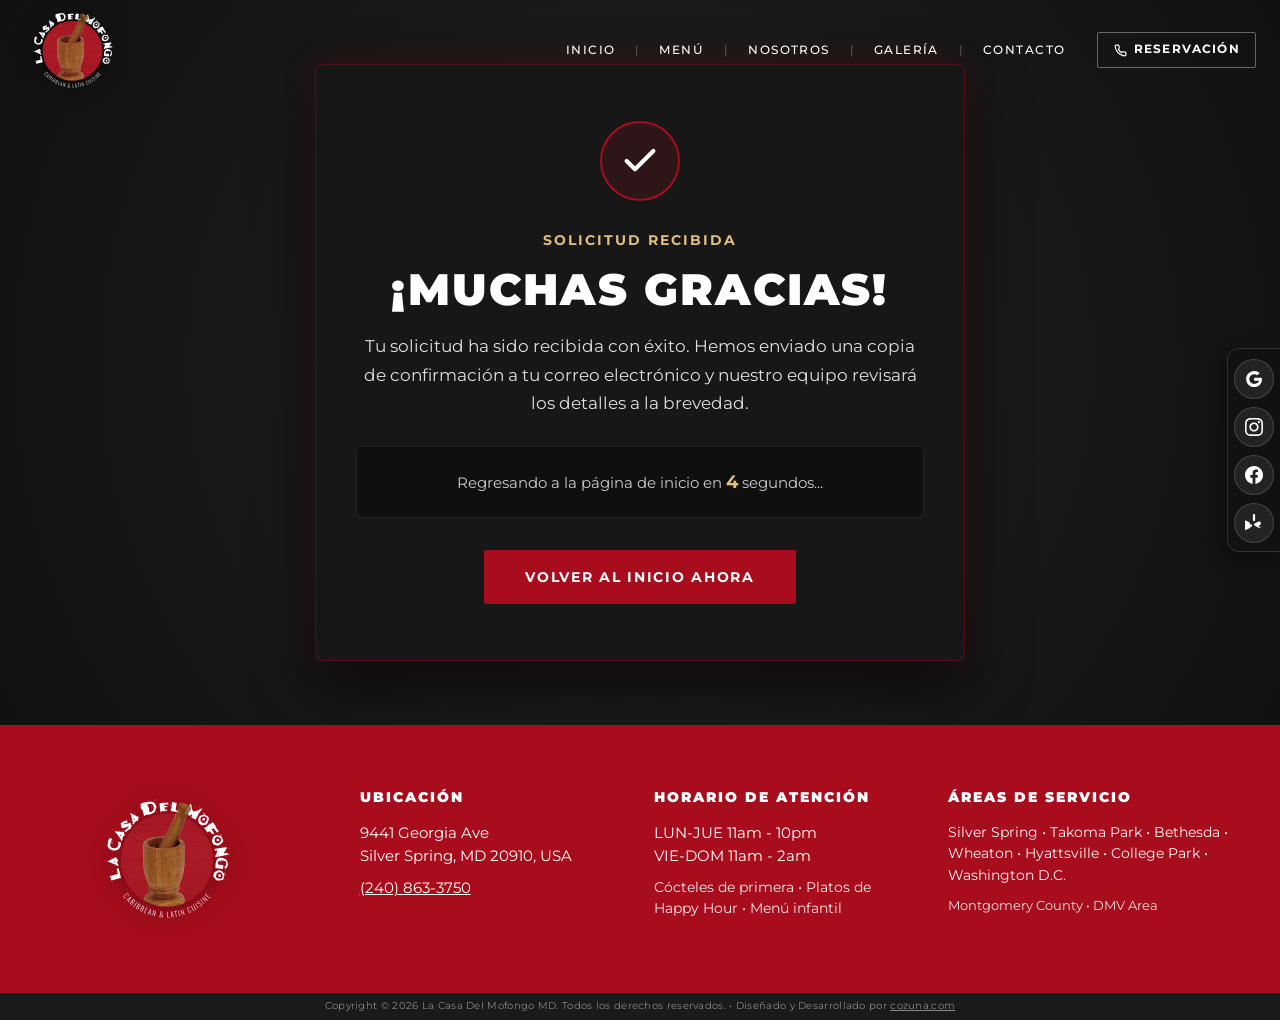
<file: es/thank-you.html>
<!DOCTYPE html>
<html lang="es">
<head>
  <!-- Google tag (gtag.js) -->
  <script async src="https://www.googletagmanager.com/gtag/js?id=G-67GLZSMVC3"></script>
  <script>
    window.dataLayer = window.dataLayer || [];
    function gtag(){dataLayer.push(arguments);}
    gtag('js', new Date());

    gtag('config', 'G-67GLZSMVC3');
  </script>
  <!-- Google Tag Manager -->
  <script>(function(w,d,s,l,i){w[l]=w[l]||[];w[l].push({'gtm.start':
  new Date().getTime(),event:'gtm.js'});var f=d.getElementsByTagName(s)[0],
  j=d.createElement(s),dl=l!='dataLayer'?'&l='+l:'';j.async=true;j.src=
  'https://www.googletagmanager.com/gtm.js?id='+i+dl;f.parentNode.insertBefore(j,f);
  })(window,document,'script','dataLayer','GTM-TPXBD729');</script>
  <!-- End Google Tag Manager -->
  <meta charset="UTF-8">
  <meta name="viewport" content="width=device-width, initial-scale=1.0">
  <title>¡Muchas Gracias! | La Casa Del Mofongo | Silver Spring MD</title>
  <meta name="robots" content="noindex, follow">
  <meta http-equiv="refresh" content="5;url=index.html">
  <link rel="canonical" href="https://lacasadelmofongomd.net/es/thank-you.html">

  <link rel="preconnect" href="https://fonts.googleapis.com">
  <link rel="preconnect" href="https://fonts.gstatic.com" crossorigin>
  <link href="https://fonts.googleapis.com/css2?family=Montserrat:ital,wght@0,300;0,400;0,500;0,600;0,700;0,800;0,900;1,400;1,700&display=swap" rel="stylesheet">
  <link rel="stylesheet" href="../css/styles.css?v=9.6">
</head>
<body style="min-height: 100vh; display: flex; flex-direction: column;">
  <!-- Google Tag Manager (noscript) -->
  <noscript><iframe src="https://www.googletagmanager.com/ns.html?id=GTM-TPXBD729"
  height="0" width="0" style="display:none;visibility:hidden"></iframe></noscript>
  <!-- End Google Tag Manager (noscript) -->


  <!-- Shared Header -->
  <div id="header-placeholder"></div>

  <main style="flex: 1; display: flex; align-items: center; justify-content: center; padding: 4rem 1.5rem; background: radial-gradient(circle at center, #222222 0%, #111111 100%);">
    <div style="max-width: 650px; width: 100%; background: rgba(24, 24, 24, 0.95); border: 1px solid rgba(167, 13, 28, 0.4); border-radius: 8px; padding: 3.5rem 2.5rem; text-align: center; box-shadow: 0 25px 60px rgba(0,0,0,0.6), 0 0 30px rgba(167, 13, 28, 0.25);">
      
      <!-- Checkmark Icon -->
      <div style="width: 80px; height: 80px; margin: 0 auto 1.75rem; border-radius: 50%; background: rgba(167, 13, 28, 0.15); border: 2px solid var(--color-primary); display: grid; place-items: center; color: #ffffff;">
        <svg width="40" height="40" viewBox="0 0 24 24" fill="none" stroke="currentColor" stroke-width="2.5" stroke-linecap="round" stroke-linejoin="round">
          <polyline points="20 6 9 17 4 12"></polyline>
        </svg>
      </div>

      <span style="color: var(--color-accent-light); font-size: 0.85rem; font-weight: 700; text-transform: uppercase; letter-spacing: 0.15em; display: block; margin-bottom: 0.75rem;">
        Solicitud Recibida
      </span>

      <h1 style="color: #ffffff; font-size: clamp(2rem, 5vw, 2.75rem); font-weight: 900; margin-bottom: 1rem; text-transform: uppercase; letter-spacing: 0.05em;">
        ¡MUCHAS GRACIAS!
      </h1>

      <p style="color: #e0e0e0; font-size: 1.05rem; line-height: 1.7; margin-bottom: 1.75rem;">
        Tu solicitud ha sido recibida con éxito. Hemos enviado una copia de confirmación a tu correo electrónico y nuestro equipo revisará los detalles a la brevedad.
      </p>

      <div style="background: rgba(0, 0, 0, 0.35); border-radius: 6px; padding: 1.25rem 1rem; margin-bottom: 2rem; border: 1px solid rgba(255, 255, 255, 0.08);">
        <p style="color: #cccccc; font-size: 0.95rem; margin: 0;">
          Regresando a la página de inicio en <strong id="countdown-timer" style="color: var(--color-accent-light); font-size: 1.15rem;">5</strong> segundos...
        </p>
      </div>

      <a href="index.html" class="btn-primary" style="display: inline-block; padding: 0.9rem 2.5rem;">
        Volver al Inicio Ahora
      </a>
    </div>
  </main>

  <!-- Shared Footer -->
  <div id="footer-placeholder"></div>

  <script src="../js/components.js?v=9.6"></script>
  <script>
    (function() {
      let seconds = 5;
      const timerEl = document.getElementById('countdown-timer');
      const interval = setInterval(function() {
        seconds--;
        if (timerEl) {
          timerEl.textContent = seconds;
        }
        if (seconds <= 0) {
          clearInterval(interval);
          window.location.href = 'index.html';
        }
      }, 1000);
    })();
  </script>
</body>
</html>
</file>
<file: css/styles.css>
:root {
  /* Exact Branding Red extracted from original templates & screenshots */
  --color-primary: #a70d1c;        /* Official Brand Crimson Red (#a70d1c) */
  --color-primary-dark: #820914;   /* Deep Shade */
  --color-primary-light: #ce2305;  /* Vibrant Accent Red (#ce2305) */
  --color-accent: #cfa670;         /* Grand Restaurant Gold */
  --color-accent-light: #dfbe7f;
  --color-dark-bg: #111111;
  --color-dark-surface: #181818;
  --color-light-bg: #ffffff;
  --color-light-surface: #f9f9f9;
  --color-text-main: #222222;
  --color-text-muted: #666666;
  --color-text-light: #f5f5f5;
  --color-border: #e8e8e8;
  --color-border-dark: #2a2a2a;

  --font-display: 'Montserrat', sans-serif;
  --font-serif: 'Montserrat', sans-serif;
  --font-sans: 'Montserrat', sans-serif;
  --font-accent: 'Montserrat', sans-serif;
  --font-body: 'Montserrat', sans-serif;

  --transition-smooth: 0.25s cubic-bezier(0.4, 0, 0.2, 1);
  --shadow-sm: 0 4px 12px rgba(0,0,0,0.06);
  --shadow-md: 0 10px 25px -5px rgba(0,0,0,0.12);
  --shadow-lg: 0 20px 40px -10px rgba(0,0,0,0.22);
}

* {
  margin: 0;
  padding: 0;
  box-sizing: border-box;
}

html {
  scroll-behavior: smooth;
  font-size: 16px;
  -webkit-text-size-adjust: 100%;
  text-size-adjust: 100%;
}

body {
  font-family: var(--font-sans);
  font-weight: 400;
  color: var(--color-text-main);
  background-color: var(--color-light-bg);
  line-height: 1.65;
  overflow-x: hidden;
  -webkit-font-smoothing: antialiased;
  -moz-osx-font-smoothing: grayscale;
  text-rendering: optimizeLegibility;
}

h1, h2, h3, h4, h5, h6,
.h1, .h2, .h3, .h4, .h5, .h6,
.section-title,
.page-hero-title,
.home-hero-title,
.menu-card-title,
.classic-menu-col-title,
.story-content h2,
.footer-col h4,
.map-card-info h4,
.proximity-title {
  font-family: var(--font-display) !important;
  font-weight: 900 !important;
  text-transform: uppercase !important;
  line-height: 1.2;
  letter-spacing: 0.02em;
  -webkit-font-smoothing: antialiased;
}

p {
  font-family: var(--font-sans);
  font-weight: 400 !important;
  color: var(--color-text-muted);
}

a {
  color: inherit;
  text-decoration: none;
  transition: all var(--transition-smooth);
}

img {
  max-width: 100%;
  height: auto;
  display: block;
}

/* ==========================================================================
   Top Header & Navigation (Grand Restaurant Style)
   ========================================================================== */
.site-header {
  position: absolute;
  top: 0;
  left: 0;
  width: 100%;
  z-index: 1000;
  background: transparent;
  transition: background-color var(--transition-smooth), padding var(--transition-smooth), box-shadow var(--transition-smooth);
}

.site-header.is-sticky {
  position: fixed;
  background: rgba(17, 17, 17, 0.96);
  backdrop-filter: blur(14px);
  -webkit-backdrop-filter: blur(14px);
  border-bottom: 2px solid var(--color-primary);
  box-shadow: 0 4px 20px rgba(0,0,0,0.4);
}

.header-container {
  max-width: 1400px;
  margin: 0 auto;
  padding: 5px 1.5rem;
  display: flex;
  align-items: center;
  justify-content: space-between;
}

.header-brand {
  display: flex;
  align-items: center;
  gap: 1rem;
}

.header-logo-img {
  width: auto;
  height: 90px;
  max-width: 220px;
  object-fit: contain;
  filter: drop-shadow(0 2px 10px rgba(0,0,0,0.5));
  transition: transform var(--transition-smooth);
}

.header-logo-img:hover {
  transform: scale(1.04);
}

.header-brand-text {
  display: flex;
  flex-direction: column;
}

.header-brand-title {
  font-family: var(--font-serif);
  font-size: 1.35rem;
  font-weight: 800;
  color: #ffffff;
  letter-spacing: 0.02em;
  text-transform: uppercase;
}

.header-brand-sub {
  font-size: 0.68rem;
  letter-spacing: 0.16em;
  text-transform: uppercase;
  color: var(--color-primary-light);
  font-weight: 700;
}

.nav-menu {
  display: flex;
  align-items: center;
  gap: 1.25rem;
  list-style: none;
  margin-left: auto;
  margin-right: 2rem;
}

.nav-link {
  font-family: Montserrat, sans-serif;
  font-size: 12px;
  font-weight: 500 !important;
  line-height: 20px;
  letter-spacing: 1.44px;
  color: #ffffff;
  text-transform: uppercase;
  position: relative;
  padding: 0.5rem 0;
  transition: color var(--transition-smooth);
}

.nav-divider {
  color: rgba(255, 255, 255, 0.35);
  font-size: 12px;
  font-weight: 400;
  user-select: none;
}

.nav-link:hover,
.nav-link.active {
  color: var(--color-primary-light) !important;
}

.nav-link.active::after {
  content: '';
  position: absolute;
  bottom: 0;
  left: 0;
  width: 100%;
  height: 2.5px;
  background-color: var(--color-primary-light);
}

.nav-reservation-btn {
  border: 1px solid rgba(255, 255, 255, 0.35);
  color: #ffffff;
  font-size: 0.74rem;
  font-weight: 700;
  text-transform: uppercase;
  letter-spacing: 0.1em;
  padding: 0.45rem 0.95rem;
  border-radius: 2px;
  display: inline-flex;
  align-items: center;
  gap: 0.45rem;
  transition: all var(--transition-smooth);
  white-space: nowrap;
}

.nav-reservation-btn:hover {
  background: var(--color-primary);
  border-color: var(--color-primary);
  color: #ffffff;
  transform: translateY(-2px);
  box-shadow: 0 4px 15px rgba(167, 13, 28, 0.5);
}

.mobile-menu-btn {
  display: none;
  background: transparent;
  border: none;
  color: #ffffff;
  font-size: 1.6rem;
  cursor: pointer;
}

.mobile-nav-drawer {
  display: none;
  flex-direction: column;
  background: #111111;
  border-top: 2px solid var(--color-primary);
  padding: 1.5rem 2rem;
  gap: 1.25rem;
}

.mobile-nav-drawer.is-open {
  display: flex;
}

.mobile-nav-drawer a {
  color: #ffffff;
  font-size: 0.95rem;
  font-weight: 700;
  text-transform: uppercase;
  letter-spacing: 0.1em;
  padding: 0.4rem 0;
  border-bottom: 1px solid rgba(255, 255, 255, 0.05);
}

.mobile-nav-drawer a.active {
  color: var(--color-primary-light) !important;
}

/* ==========================================================================
   Page Banners / Hero Headers
   ========================================================================== */
.page-hero {
  position: relative;
  min-height: 460px;
  display: flex;
  align-items: center;
  justify-content: center;
  text-align: center;
  background-size: cover;
  background-position: center;
  color: #ffffff;
  padding: 8rem 2rem 5rem;
}

.page-hero::before {
  content: '';
  position: absolute;
  top: 0;
  left: 0;
  right: 0;
  bottom: 0;
  background: linear-gradient(180deg, rgba(10, 10, 10, 0.75) 0%, rgba(10, 10, 10, 0.88) 100%);
}

.page-hero-content {
  position: relative;
  z-index: 2;
  max-width: 800px;
}

.page-hero-sub {
  font-family: var(--font-serif);
  font-style: italic;
  font-size: 1.45rem;
  color: var(--color-primary-light);
  margin-bottom: 0.4rem;
  letter-spacing: 0.02em;
}

.page-hero-title {
  font-size: clamp(2.5rem, 6vw, 4.2rem);
  font-weight: 900;
  text-transform: uppercase;
  letter-spacing: 0.05em;
  color: #ffffff;
  line-height: 1.1;
  margin-bottom: 1rem;
}

/* Home Fullscreen Slider / Hero */
.home-hero {
  position: relative;
  height: 100vh;
  min-height: 100vh;
  display: flex;
  align-items: center;
  justify-content: center;
  text-align: center;
  padding: 8rem 2rem 5rem;
  overflow: hidden;
  perspective: 1200px;
}

.hero-slides-wrapper {
  position: absolute;
  inset: 0;
  z-index: 1;
  overflow: hidden;
}

.hero-slide {
  position: absolute;
  inset: 0;
  background-size: cover;
  background-position: center;
  background-repeat: no-repeat;
  opacity: 0;
  transform: scale(1.04);
  transition: opacity 1.8s cubic-bezier(0.25, 1, 0.5, 1), transform 8s cubic-bezier(0.16, 1, 0.3, 1);
  pointer-events: none;
  will-change: opacity, transform;
}

.hero-slide.active {
  opacity: 1;
  transform: scale(1);
  pointer-events: auto;
}

.home-hero::before {
  content: '';
  position: absolute;
  inset: 0;
  z-index: 2;
  background: radial-gradient(circle at center, rgba(0,0,0,0.4) 0%, rgba(0,0,0,0.85) 100%);
  pointer-events: none;
}

.hero-slider-arrow {
  position: absolute;
  top: 50%;
  transform: translateY(-50%);
  z-index: 10;
  background: rgba(0, 0, 0, 0.45);
  border: 1px solid rgba(255, 255, 255, 0.25);
  color: #ffffff;
  width: 48px;
  height: 48px;
  border-radius: 50%;
  display: flex;
  align-items: center;
  justify-content: center;
  cursor: pointer;
  backdrop-filter: blur(8px);
  -webkit-backdrop-filter: blur(8px);
  transition: all var(--transition-smooth);
}

.hero-slider-arrow:hover {
  background: var(--color-primary);
  border-color: var(--color-primary);
  transform: translateY(-50%) scale(1.1);
  box-shadow: 0 4px 15px rgba(167, 13, 28, 0.5);
}

.hero-slider-arrow.prev {
  left: 2rem;
}

.hero-slider-arrow.next {
  right: 2rem;
}

.hero-slider-dots {
  position: absolute;
  bottom: 2rem;
  left: 50%;
  transform: translateX(-50%);
  z-index: 10;
  display: flex;
  gap: 0.65rem;
  align-items: center;
}

.hero-slider-dots .dot {
  width: 12px;
  height: 12px;
  border-radius: 50%;
  border: 2px solid #ffffff;
  background: transparent;
  cursor: pointer;
  padding: 0;
  transition: all var(--transition-smooth);
}

.hero-slider-dots .dot.active {
  background: var(--color-primary-light);
  border-color: var(--color-primary-light);
  transform: scale(1.3);
  box-shadow: 0 0 10px rgba(206, 35, 5, 0.8);
}

.home-hero-content {
  position: relative;
  z-index: 3;
  max-width: 900px;
  transform-style: preserve-3d;
  transition: transform 0.3s ease-out;
}

.home-hero-title {
  font-family: var(--font-display);
  font-size: clamp(2.4rem, 5.5vw, 4.8rem);
  font-weight: 900;
  color: #ffffff;
  line-height: 1.1;
  text-transform: uppercase;
  letter-spacing: 0.02em;
  margin-bottom: 1.5rem;
}

.home-hero-desc {
  font-family: var(--font-sans);
  font-weight: 400;
  font-size: 1.12rem;
  color: #e5e5e5;
  max-width: 680px;
  margin: 0 auto 2.5rem;
  line-height: 1.7;
}

.hero-btn-group {
  display: flex;
  justify-content: center;
  gap: 1rem;
  flex-wrap: wrap;
}

.btn-primary {
  background: var(--color-primary);
  color: #ffffff;
  font-size: 0.88rem;
  font-weight: 700;
  text-transform: uppercase;
  letter-spacing: 0.12em;
  padding: 0.9rem 2.2rem;
  border-radius: 2px;
  border: 1px solid var(--color-primary);
  cursor: pointer;
  display: inline-block;
  transition: all var(--transition-smooth);
}

.btn-primary:hover {
  background: #ffffff !important;
  color: var(--color-primary) !important;
  border-color: #ffffff !important;
  transform: translateY(-3px) scale(1.02);
  box-shadow: 0 10px 30px rgba(255, 255, 255, 0.28), 0 0 20px rgba(167, 13, 28, 0.45);
}

.btn-outline {
  background: transparent;
  color: #ffffff;
  font-size: 0.88rem;
  font-weight: 700;
  text-transform: uppercase;
  letter-spacing: 0.12em;
  padding: 0.9rem 2.2rem;
  border-radius: 2px;
  border: 1px solid rgba(255, 255, 255, 0.6);
  cursor: pointer;
  display: inline-block;
  transition: all var(--transition-smooth);
}

.btn-outline:hover {
  background: #ffffff;
  color: #111111;
  border-color: #ffffff;
  transform: translateY(-3px);
}

/* ==========================================================================
   Global Section Styles
   ========================================================================== */
.section {
  padding: clamp(4rem, 8vw, 6.5rem) 1.5rem;
}

.section-container {
  max-width: 1200px;
  margin: 0 auto;
}

.section-header {
  text-align: center;
  max-width: 720px;
  margin: 0 auto 3.5rem;
}

.section-sub {
  font-family: var(--font-sans);
  font-weight: 700;
  text-transform: uppercase;
  font-size: 0.88rem;
  letter-spacing: 0.15em;
  color: var(--color-primary);
  margin-bottom: 0.5rem;
  display: block;
}

.section-title {
  font-family: var(--font-display);
  font-size: clamp(2.2rem, 5vw, 3.2rem);
  font-weight: 900;
  text-transform: uppercase;
  letter-spacing: 0.04em;
  margin-bottom: 0.85rem;
}

@media (max-width: 600px) {

}

.section-desc {
  color: var(--color-text-muted);
  font-size: 1rem;
}

/* Red Banner Bar (Grand Restaurant Style) */
.red-banner-bar {
  background: var(--color-primary);
  color: #ffffff;
  padding: 2.5rem 1.5rem;
}

/* ==========================================================================
   Food Menu Cards (Grand Restaurant Style)
   ========================================================================== */
.menu-tabs {
  display: flex;
  justify-content: center;
  gap: 0.5rem;
  margin-bottom: 3rem;
  flex-wrap: wrap;
}

.menu-tab-btn {
  background: var(--color-primary);
  color: #ffffff;
  font-size: 0.82rem;
  font-weight: 700;
  text-transform: uppercase;
  letter-spacing: 0.12em;
  padding: 0.75rem 1.5rem;
  border: none;
  cursor: pointer;
  transition: all var(--transition-smooth);
}

.menu-tab-btn:hover,
.menu-tab-btn.active {
  background: var(--color-primary-dark);
}

.menu-grid {
  display: grid;
  grid-template-columns: repeat(auto-fill, minmax(360px, 1fr));
  gap: 2rem;
}

.menu-card {
  background: #ffffff;
  border: 1px solid var(--color-border);
  border-radius: 6px;
  overflow: hidden;
  box-shadow: 0 4px 15px rgba(0, 0, 0, 0.05);
  display: flex;
  align-items: stretch;
  perspective: 1000px;
  transform-style: preserve-3d;
  transition: transform 0.35s cubic-bezier(0.2, 0.8, 0.2, 1), box-shadow 0.35s cubic-bezier(0.2, 0.8, 0.2, 1), border-color 0.3s ease;
  will-change: transform, box-shadow;
}

.menu-card:hover {
  transform: translateY(-8px) rotateX(4deg) rotateY(-2deg) scale(1.02);
  box-shadow: 0 20px 35px rgba(0, 0, 0, 0.12), 0 6px 15px rgba(167, 13, 28, 0.12);
  border-color: rgba(167, 13, 28, 0.4);
}

.menu-card-img {
  width: 140px;
  height: 100%;
  min-height: 120px;
  align-self: stretch;
  object-fit: cover;
  flex-shrink: 0;
  display: block;
  transition: transform 0.4s ease;
}

.menu-card:hover .menu-card-img {
  transform: scale(1.05);
}

.menu-card-body {
  padding: 1.25rem 1.25rem 1.25rem 1.25rem;
  padding-right: 14px;
  flex: 1;
  min-width: 0;
  display: flex;
  flex-direction: column;
  justify-content: center;
}

.menu-card-header {
  display: flex;
  justify-content: space-between;
  align-items: flex-start;
  gap: 0.75rem;
  margin-bottom: 0.35rem;
}

.menu-card-title {
  font-family: Montserrat, sans-serif;
  font-size: 15px;
  font-weight: 900;
  line-height: 18px;
  letter-spacing: 0.34px;
  color: #222;
  text-transform: uppercase;
  flex: 1;
  min-width: 0;
}

.menu-card-price {
  font-family: Montserrat, sans-serif;
  font-size: 18px;
  font-weight: 900;
  line-height: 21px;
  letter-spacing: 0.43px;
  color: #a70d1c;
  white-space: nowrap;
  flex-shrink: 0;
  padding-right: 10px;
}

.menu-card-desc {
  font-family: var(--font-sans);
  font-weight: 400;
  font-size: 0.88rem;
  color: var(--color-text-muted);
  line-height: 1.5;
}

/* Classic List Menu (Prices with leader dots) */
.classic-menu-columns {
  display: grid;
  grid-template-columns: repeat(auto-fit, minmax(320px, 1fr));
  gap: 3rem;
  margin-top: 2rem;
}

.classic-menu-col-title {
  font-family: var(--font-serif);
  font-size: 1.45rem;
  text-transform: uppercase;
  color: var(--color-primary);
  border-bottom: 2px solid var(--color-primary);
  padding-bottom: 0.5rem;
  margin-bottom: 1.5rem;
}

.classic-menu-item {
  margin-bottom: 1.25rem;
}

.classic-menu-line {
  display: flex;
  align-items: baseline;
  justify-content: space-between;
  gap: 0.5rem;
  position: relative;
}

.classic-item-name {
  font-family: Montserrat, sans-serif;
  font-size: 17px;
  font-weight: 500;
  line-height: 28px;
  color: #222;
  background: #ffffff;
  padding-right: 0.5rem;
  position: relative;
  z-index: 1;
}

.classic-item-dots {
  flex: 1;
  border-bottom: 1px dotted #bbb;
  margin-bottom: 4px;
}

.classic-item-price {
  font-family: var(--font-serif);
  font-size: 1.05rem;
  font-weight: 700;
  color: var(--color-primary);
  background: #ffffff;
  padding-left: 0.5rem;
  position: relative;
  z-index: 1;
}

.classic-item-desc {
  font-size: 0.85rem;
  color: var(--color-text-muted);
  margin-top: 0.2rem;
}

/* ==========================================================================
   Birthday / Combo Offer Cards
   ========================================================================== */
.birthday-section {
  background: #faf8f5;
  border-top: 1px solid var(--color-border);
  border-bottom: 1px solid var(--color-border);
}

.combos-grid {
  display: grid;
  grid-template-columns: repeat(auto-fit, minmax(320px, 1fr));
  gap: 2rem;
  margin-top: 2rem;
}

.combo-card {
  background: #ffffff;
  border: 1px solid var(--color-border);
  border-radius: 6px;
  padding: 2.25rem 2rem;
  text-align: center;
  box-shadow: 0 4px 15px rgba(0,0,0,0.05);
  perspective: 1000px;
  transform-style: preserve-3d;
  transition: transform 0.35s cubic-bezier(0.2, 0.8, 0.2, 1), box-shadow 0.35s cubic-bezier(0.2, 0.8, 0.2, 1), border-color 0.3s ease;
  will-change: transform, box-shadow;
}

.combo-card:hover {
  transform: translateY(-10px) rotateX(4deg) scale(1.025);
  box-shadow: 0 25px 45px rgba(0, 0, 0, 0.14), 0 8px 20px rgba(167, 13, 28, 0.15);
  border-color: var(--color-primary);
}

.combo-card-img {
  width: 100%;
  max-width: 260px;
  height: auto;
  margin: 0 auto 1.5rem;
  filter: drop-shadow(0 8px 16px rgba(0,0,0,0.12));
}

.combo-badge {
  display: inline-block;
  background: var(--color-primary);
  color: #ffffff;
  font-size: 0.75rem;
  font-weight: 700;
  letter-spacing: 0.12em;
  text-transform: uppercase;
  padding: 0.35rem 0.9rem;
  border-radius: 2px;
  margin-bottom: 1rem;
}

.combo-title {
  font-size: 1.4rem;
  margin-bottom: 0.5rem;
}

.combo-price {
  font-family: var(--font-serif);
  font-size: 2rem;
  font-weight: 800;
  color: var(--color-primary);
  margin-bottom: 1.25rem;
}

.combo-list {
  list-style: none;
  display: flex;
  flex-direction: column;
  gap: 0.6rem;
  font-size: 0.92rem;
  color: var(--color-text-muted);
  border-top: 1px solid var(--color-border);
  padding-top: 1.25rem;
}

/* ==========================================================================
   Gallery Grid (QUE HACEMOS)
   ========================================================================== */
.gallery-grid {
  display: grid;
  grid-template-columns: repeat(3, 1fr);
  gap: 1.5rem;
}

.gallery-item {
  position: relative;
  overflow: hidden;
  border-radius: 6px;
  aspect-ratio: 1 / 1;
  box-shadow: 0 4px 15px rgba(0,0,0,0.08);
  perspective: 1000px;
  transform-style: preserve-3d;
  transition: transform 0.4s cubic-bezier(0.2, 0.8, 0.2, 1), box-shadow 0.4s ease;
  cursor: pointer;
}

.gallery-item:hover {
  transform: translateY(-8px) rotateX(3deg) scale(1.02);
  box-shadow: 0 20px 40px rgba(0,0,0,0.22), 0 5px 15px rgba(167, 13, 28, 0.18);
}

.gallery-item img {
  width: 100%;
  height: 100%;
  object-fit: cover;
  transition: transform 0.6s cubic-bezier(0.2, 0.8, 0.2, 1);
}

.gallery-item:hover img {
  transform: scale(1.1);
}

/* ==========================================================================
   Story / About Layout
   ========================================================================== */
.story-grid {
  display: grid;
  grid-template-columns: 1.1fr 1fr;
  gap: 3.5rem;
  align-items: center;
}

.story-media {
  position: relative;
}

.story-img-main {
  width: 100%;
  border-radius: 4px;
  box-shadow: var(--shadow-md);
}

.story-content h2 {
  font-size: 2.4rem;
  margin-bottom: 0.5rem;
}

.story-content .story-subtitle {
  font-family: var(--font-serif);
  font-size: 1.2rem;
  text-transform: uppercase;
  letter-spacing: 0.15em;
  color: #ccc;
  margin-bottom: 1.5rem;
  font-weight: 700;
}

.story-content p {
  font-size: 1rem;
  line-height: 1.75;
  margin-bottom: 1.25rem;
}

/* ==========================================================================
   Online Booking / Reservation Section
   ========================================================================== */
.reservation-section {
  background: url('../assets/images/slider-revolution-home-5.webp') no-repeat center center / cover;
  position: relative;
  color: #ffffff;
}

.reservation-section::before {
  content: '';
  position: absolute;
  inset: 0;
  background: rgba(17, 17, 17, 0.88);
}

.reservation-container {
  position: relative;
  z-index: 2;
  max-width: 860px;
  margin: 0 auto;
  text-align: center;
}

.reservation-box {
  background: rgba(24, 24, 24, 0.95);
  border: 1px solid var(--color-border-dark);
  border-radius: 8px;
  padding: 3rem 2.5rem;
  box-shadow: 0 15px 40px rgba(0,0,0,0.5);
  margin-top: 2rem;
  transition: transform 0.4s cubic-bezier(0.2, 0.8, 0.2, 1), box-shadow 0.4s ease, border-color 0.3s ease;
  position: relative;
  z-index: 10;
}

.reservation-box:hover {
  transform: translateY(-4px);
  box-shadow: 0 25px 60px rgba(0,0,0,0.6), 0 0 30px rgba(167, 13, 28, 0.25);
  border-color: rgba(167, 13, 28, 0.5);
}

.reservation-form {
  display: grid;
  grid-template-columns: repeat(3, 1fr);
  gap: 1.25rem;
  text-align: left;
  position: relative;
  z-index: 15;
}

.reservation-form button[type="submit"],
.reservation-submit-btn {
  background: var(--color-primary) !important;
  color: #ffffff !important;
  border: 2px solid var(--color-primary) !important;
  font-weight: 700;
  text-transform: uppercase;
  letter-spacing: 0.12em;
  padding: 1rem 3rem;
  cursor: pointer;
  transition: all 0.25s cubic-bezier(0.4, 0, 0.2, 1) !important;
  display: inline-block;
  outline: none;
}

.reservation-form button[type="submit"]:hover,
.reservation-submit-btn:hover {
  background: #ffffff !important;
  color: var(--color-primary) !important;
  border-color: #ffffff !important;
  transform: translateY(-3px) scale(1.02);
  box-shadow: 0 10px 30px rgba(255, 255, 255, 0.28), 0 0 20px rgba(167, 13, 28, 0.45);
}

.reservation-form button[type="submit"]:active,
.reservation-submit-btn:active {
  transform: translateY(-1px) scale(0.99);
}

.form-full {
  grid-column: span 3;
}

.form-group label {
  display: block;
  font-size: 0.82rem;
  font-weight: 600;
  text-transform: uppercase;
  letter-spacing: 0.08em;
  color: #cccccc;
  margin-bottom: 0.4rem;
}

.form-input {
  width: 100%;
  padding: 0.85rem 1rem;
  background: #111111;
  border: 1px solid var(--color-border-dark);
  color: #ffffff;
  font-family: var(--font-sans);
  font-size: 0.95rem;
  border-radius: 2px;
  outline: none;
  transition: border-color var(--transition-smooth);
}

.form-input:focus {
  border-color: var(--color-primary);
}

/* ==========================================================================
   Footer (Grand Restaurant Style Red Bar + Charcoal Bottom)
   ========================================================================== */
.site-footer {
  margin-top: auto;
}

.footer-top {
  background: var(--color-primary); /* Exact #a70d1c red */
  color: #ffffff;
  padding: 4rem 2rem;
}

.footer-top-container {
  max-width: 1200px;
  margin: 0 auto;
  display: grid;
  grid-template-columns: 1.1fr 1fr 1fr 1.15fr;
  gap: 2.5rem;
  align-items: start;
}

.footer-brand {
  display: flex;
  flex-direction: column;
  gap: 0.75rem;
}

.footer-brand img {
  width: auto;
  height: 140px;
  max-width: 260px;
  object-fit: contain;
  filter: drop-shadow(0 4px 12px rgba(0,0,0,0.3));
  transition: transform var(--transition-smooth);
}

.footer-brand img:hover {
  transform: scale(1.04);
}

.footer-col h4 {
  font-family: var(--font-display);
  font-size: 0.85rem;
  font-weight: 900 !important;
  text-transform: uppercase;
  letter-spacing: 0.15em;
  color: #ffffff;
  margin-bottom: 1rem;
}

.footer-col p {
  color: #ffffff;
  font-size: 0.92rem;
  line-height: 1.6;
}

.footer-col a {
  color: #ffffff;
  text-decoration: underline;
}

.footer-bottom {
  background: #1a1a1a;
  color: #888888;
  padding: 5px;
  text-align: center;
  font-size: 10px;
}

.footer-bottom p,
.footer-bottom a {
  font-size: 10px;
  color: #888888;
  letter-spacing: 0.03em;
}

.footer-bottom a {
  text-decoration: underline;
  transition: color 0.2s ease;
}

.footer-bottom a:hover {
  color: #ffffff;
}

/* ==========================================================================
   3D Tilt & Container Animations
   ========================================================================== */
.menu-card,
.feature-card,
.gallery-item,
.combo-card,
.contact-info-card,
.reservation-card {
  perspective: 1000px;
  transform-style: preserve-3d;
  transition: transform 0.4s cubic-bezier(0.2, 0.8, 0.2, 1), box-shadow 0.4s ease;
  will-change: transform;
}

.menu-card:hover,
.feature-card:hover,
.gallery-item:hover,
.combo-card:hover,
.contact-info-card:hover {
  transform: translateY(-8px) rotateX(3deg) rotateY(-2deg) scale(1.02);
  box-shadow: 0 20px 40px rgba(0, 0, 0, 0.25), 0 5px 15px rgba(167, 13, 28, 0.15) !important;
}

/* Interactive 3D tilt applied via JS */
[data-tilt-3d] {
  transform-style: preserve-3d;
  transition: transform 0.15s ease-out, box-shadow 0.25s ease-out;
}

[data-tilt-3d] > * {
  transform: translateZ(20px);
  transform-style: preserve-3d;
}

/* Scroll reveal 3D effect */
.reveal-3d {
  opacity: 0;
  transform: translateY(40px) rotateX(10deg) scale(0.96);
  transition: opacity 0.8s cubic-bezier(0.16, 1, 0.3, 1), transform 0.8s cubic-bezier(0.16, 1, 0.3, 1);
  will-change: opacity, transform;
}

.reveal-3d.is-revealed {
  opacity: 1;
  transform: translateY(0) rotateX(0deg) scale(1);
}

@media (prefers-reduced-motion: reduce) {
  .reveal-3d {
    opacity: 1;
    transform: none;
    transition: none;
  }
  .menu-card:hover,
  .feature-card:hover,
  .gallery-item:hover,
  .combo-card:hover,
  .contact-info-card:hover {
    transform: none;
  }
}

/* Map Section & Elegant Floating Brand Card */
.map-container-wrapper {
  position: relative;
  line-height: 0;
  width: 100%;
  overflow: hidden;
}

.map-floating-card {
  position: absolute;
  top: 1.75rem;
  left: 2rem;
  right: auto;
  z-index: 10;
  background: #111111;
  border: 1px solid rgba(255, 255, 255, 0.12);
  border-left: 4px solid var(--color-primary);
  border-radius: 8px;
  padding: 1.25rem 1.5rem;
  max-width: 320px;
  line-height: 1.4;
  box-shadow: 0 15px 35px rgba(0, 0, 0, 0.6);
  display: flex;
  gap: 1rem;
  align-items: center;
  transition: transform 0.3s ease, box-shadow 0.3s ease;
}

.map-floating-card:hover {
  transform: translateY(-3px);
  box-shadow: 0 20px 45px rgba(0, 0, 0, 0.7), 0 0 20px rgba(167, 13, 28, 0.3);
}

.map-card-logo {
  width: 60px;
  height: 60px;
  flex-shrink: 0;
  background: transparent;
  border-radius: 0;
  padding: 0;
  display: flex;
  align-items: center;
  justify-content: center;
}

.map-card-logo img {
  width: 100%;
  height: 100%;
  object-fit: contain;
  filter: drop-shadow(0 2px 6px rgba(0,0,0,0.4));
}

.map-card-info h4 {
  font-family: var(--font-display);
  font-size: 1.05rem;
  color: #ffffff;
  margin-bottom: 0.25rem;
  font-weight: 900 !important;
  letter-spacing: 0.02em;
}

.map-card-info p {
  font-size: 0.8rem;
  color: #cccccc;
  line-height: 1.35;
  margin-bottom: 0.6rem;
}

.map-directions-btn {
  display: inline-flex;
  align-items: center;
  gap: 0.4rem;
  background: var(--color-primary);
  color: #ffffff;
  font-size: 0.74rem;
  font-weight: 700;
  text-transform: uppercase;
  letter-spacing: 0.1em;
  padding: 0.45rem 0.95rem;
  border-radius: 3px;
  text-decoration: none;
  transition: background-color 0.25s ease, transform 0.25s ease;
}

.map-directions-btn:hover {
  background: var(--color-primary-light);
  transform: translateY(-2px);
  color: #ffffff;
}

@media (max-width: 600px) {
  .map-floating-card {
    position: static;
    border-radius: 0;
    max-width: 100%;
    border-left: none;
    border-top: 3px solid var(--color-primary);
  }
}

/* Layout Utility Grids */
.responsive-tri-grid {
  display: grid;
  grid-template-columns: repeat(3, 1fr);
  gap: 1.5rem;
}

/* Goals Banner Flush Layout */
.goals-banner-bar {
  background: var(--color-primary);
  padding: 0 !important;
  overflow: hidden;
  position: relative;
}

.goals-banner-bar::after {
  content: '';
  display: table;
  clear: both;
}

.goals-banner-container {
  max-width: 100%;
  margin: 0;
  width: 100%;
}

.responsive-goals-grid {
  display: grid;
  grid-template-columns: 1fr 1fr;
  gap: 0;
  align-items: stretch;
  min-height: 280px;
}

.goals-text-col {
  display: flex;
  flex-direction: column;
  justify-content: center;
  padding: 3.5rem clamp(2rem, 5vw, 5rem);
  max-width: 100%;
  margin: 0;
  text-align: left !important;
}

.goals-dish-col {
  display: flex;
  align-items: stretch;
  height: 100%;
  position: relative;
  overflow: hidden;
  clip-path: polygon(12% 0, 100% 0, 100% 100%, 0 100%);
  -webkit-clip-path: polygon(12% 0, 100% 0, 100% 100%, 0 100%);
}

.goals-dish-flush-img {
  width: 100%;
  height: 100%;
  min-height: 280px;
  object-fit: cover;
  object-position: center center;
  display: block;
}

/* FAQ Section Styles (SEO & AEO Accordion) */
.faq-section {
  background: #ffffff;
  padding: 4.5rem 1.5rem;
}

.faq-container {
  max-width: 900px;
  margin: 0 auto;
}

.faq-list {
  display: flex;
  flex-direction: column;
  gap: 1rem;
  margin-top: 2.5rem;
}

.faq-item {
  background: #fafafa;
  border: 1px solid #e5e5e5;
  border-radius: 6px;
  overflow: hidden;
  transition: all 0.25s ease;
}

.faq-item:hover {
  border-color: #d0d0d0;
  box-shadow: 0 4px 15px rgba(0, 0, 0, 0.04);
}

.faq-question {
  width: 100%;
  padding: 1.25rem 1.5rem;
  background: none;
  border: none;
  text-align: left;
  display: flex;
  justify-content: space-between;
  align-items: center;
  cursor: pointer;
  font-family: Montserrat, sans-serif;
  font-size: 17px;
  font-weight: 500;
  line-height: 28px;
  color: #222;
  gap: 1rem;
}

.faq-question svg {
  flex-shrink: 0;
  transition: transform 0.3s ease;
  color: var(--color-primary);
}

.faq-item.active .faq-question svg {
  transform: rotate(180deg);
}

.faq-answer {
  max-height: 0;
  overflow: hidden;
  transition: max-height 0.35s ease, padding 0.35s ease;
  padding: 0 1.5rem;
  color: #555555;
  font-size: 0.95rem;
  line-height: 1.7;
}

.faq-item.active .faq-answer {
  max-height: 250px;
  padding: 0 1.5rem 1.25rem;
}

/* Dishes Carousel Slider Component */
.dishes-carousel-section {
  position: relative;
  width: 100%;
  overflow: hidden;
  background: #0d0d0d;
  padding: 0;
}

.dishes-carousel-wrapper {
  display: flex;
  overflow-x: auto;
  scroll-behavior: smooth;
  -webkit-overflow-scrolling: touch;
  scrollbar-width: none;
  gap: 0;
  width: 100%;
}

.dishes-carousel-wrapper::-webkit-scrollbar {
  display: none;
}

.dishes-carousel-slide {
  flex: 0 0 calc(100% / 6);
  min-width: 200px;
  height: 220px;
  position: relative;
  overflow: hidden;
  cursor: pointer;
}

.dishes-carousel-slide img {
  width: 100%;
  height: 100%;
  object-fit: cover;
  display: block;
  transition: transform 0.4s ease, filter 0.4s ease;
}

.dishes-carousel-slide:hover img {
  transform: scale(1.08);
  filter: brightness(1.1);
}

@media (max-width: 1024px) {
  .dishes-carousel-slide {
    flex: 0 0 calc(100% / 4);
    height: 190px;
  }
}

@media (max-width: 768px) {
  .dishes-carousel-slide {
    flex: 0 0 calc(100% / 2.5);
    height: 170px;
  }

}

@media (max-width: 480px) {
  .dishes-carousel-slide {
    flex: 0 0 75%;
    height: 180px;
  }
}

/* Menu Feature Course Rows - Flexbox 3 Rows x 2 Columns Full Width */
.menu-feature-row {
  display: flex;
  flex-direction: row;
  align-items: stretch;
  width: 100%;
  margin: 0;
  padding: 0;
  background: #ffffff;
  border: none;
  box-shadow: none !important;
  border-radius: 0 !important;
  overflow: hidden;
}

/* reverse class removed in favor of consistent DOM order */

.menu-feature-text {
  flex: 1 1 50%;
  width: 50%;
  padding: clamp(3rem, 6vw, 5rem) clamp(2.5rem, 6vw, 5rem);
  display: flex;
  flex-direction: column;
  justify-content: center;
  box-sizing: border-box;
}

.menu-feature-text .combo-badge,
.menu-feature-badge {
  display: inline-flex;
  align-items: center;
  align-self: flex-start;
  background: var(--color-primary);
  color: #ffffff;
  font-family: var(--font-sans);
  font-size: 0.72rem;
  font-weight: 700;
  letter-spacing: 0.14em;
  text-transform: uppercase;
  padding: 0.45rem 1.1rem;
  border-radius: 0 !important;
  margin-top: 1.25rem;
  margin-bottom: 0;
  box-shadow: none !important;
}

.menu-feature-media {
  flex: 1 1 50%;
  width: 50%;
  position: relative;
  overflow: hidden;
  min-height: 420px;
  background-color: #f5f5f5;
  margin: 0;
  padding: 0;
  border-radius: 0 !important;
}

.menu-feature-media img {
  position: absolute;
  top: 0;
  left: 0;
  width: 100%;
  height: 100%;
  object-fit: cover;
  object-position: center center;
  display: block;
  margin: 0;
  padding: 0;
  border-radius: 0 !important;
  transition: transform 0.6s cubic-bezier(0.2, 0.8, 0.2, 1);
}

.menu-feature-row:hover .menu-feature-media img {
  transform: scale(1.03);
}

.contact-split-grid {
  display: grid;
  grid-template-columns: 1fr 1.2fr;
  gap: 3.5rem;
  align-items: start;
}

/* ==========================================================================
   Full-Screen Interactive Lightbox Slider
   ========================================================================== */
.lightbox-modal {
  position: fixed;
  inset: 0;
  z-index: 99999;
  background: rgba(8, 8, 8, 0.96);
  backdrop-filter: blur(18px);
  -webkit-backdrop-filter: blur(18px);
  display: flex;
  align-items: center;
  justify-content: center;
  opacity: 0;
  pointer-events: none;
  transition: opacity 0.3s ease;
}

.lightbox-modal.is-active {
  opacity: 1;
  pointer-events: auto;
}

.lightbox-close-btn {
  position: absolute;
  top: 1.5rem;
  right: 1.5rem;
  z-index: 100;
  background: rgba(255, 255, 255, 0.1);
  border: 1px solid rgba(255, 255, 255, 0.2);
  color: #ffffff;
  width: 46px;
  height: 46px;
  border-radius: 50%;
  display: flex;
  align-items: center;
  justify-content: center;
  cursor: pointer;
  transition: all var(--transition-smooth);
}

.lightbox-close-btn:hover {
  background: var(--color-primary);
  border-color: var(--color-primary);
  transform: rotate(90deg) scale(1.08);
}

.lightbox-arrow {
  position: absolute;
  top: 50%;
  transform: translateY(-50%);
  z-index: 100;
  background: rgba(255, 255, 255, 0.1);
  border: 1px solid rgba(255, 255, 255, 0.2);
  color: #ffffff;
  width: 52px;
  height: 52px;
  border-radius: 50%;
  display: flex;
  align-items: center;
  justify-content: center;
  cursor: pointer;
  backdrop-filter: blur(10px);
  -webkit-backdrop-filter: blur(10px);
  transition: all var(--transition-smooth);
}

.lightbox-arrow:hover {
  background: var(--color-primary);
  border-color: var(--color-primary);
  transform: translateY(-50%) scale(1.12);
  box-shadow: 0 4px 20px rgba(167, 13, 28, 0.6);
}

.lightbox-arrow.prev {
  left: 2rem;
}

.lightbox-arrow.next {
  right: 2rem;
}

.lightbox-content {
  position: relative;
  max-width: 90vw;
  max-height: 85vh;
  display: flex;
  flex-direction: column;
  align-items: center;
  text-align: center;
}

.lightbox-img {
  max-width: 100%;
  max-height: 75vh;
  object-fit: contain;
  border-radius: 6px;
  box-shadow: 0 20px 60px rgba(0, 0, 0, 0.8), 0 0 30px rgba(167, 13, 28, 0.2);
  transition: transform 0.3s cubic-bezier(0.2, 0.8, 0.2, 1), opacity 0.25s ease;
}

.lightbox-caption {
  margin-top: 1.25rem;
  color: #ffffff;
  font-family: var(--font-serif);
  font-size: 1.25rem;
  letter-spacing: 0.04em;
  text-shadow: 0 2px 8px rgba(0,0,0,0.6);
}

.lightbox-counter {
  margin-top: 0.35rem;
  font-family: var(--font-sans);
  font-size: 0.85rem;
  letter-spacing: 0.1em;
  color: var(--color-primary-light);
  font-weight: 700;
}

@media (max-width: 600px) {
  .lightbox-arrow.prev {
    left: 0.75rem;
  }
  .lightbox-arrow.next {
    right: 0.75rem;
  }
  .lightbox-close-btn {
    top: 1rem;
    right: 1rem;
  }
  .lightbox-caption {
    font-size: 1rem;
    padding: 0 1rem;
  }
}

/* ==========================================================================
   Responsive Breakpoints
   ========================================================================== */
@media (max-width: 992px) {
  .nav-menu, .nav-reservation-btn {
    display: none;
  }
  .mobile-menu-btn {
    display: block;
  }
  .story-grid {
    grid-template-columns: 1fr;
  }
  .menu-feature-row,
  .menu-feature-row.reverse {
    flex-direction: column;
  }
  .menu-feature-text {
    width: 100%;
    flex: 1 1 auto;
    padding: 2.5rem 1.5rem;
  }
  .menu-feature-media {
    width: 100%;
    flex: 1 1 auto;
    height: 300px;
    min-height: 300px;
  }
  /* All mobile rows: media first, text second (or text first, media second) */
  .menu-feature-media {
    order: 1;
  }
  .menu-feature-text {
    order: 2;
  }
  .contact-split-grid {
    grid-template-columns: 1fr;
    gap: 2.5rem;
  }
  .responsive-goals-grid {
    grid-template-columns: 1fr;
    text-align: center;
    gap: 1.5rem;
  }
  .goals-text-col {
    padding: 2.5rem 1.5rem 1.5rem;
    text-align: center !important;
  }
  .goals-dish-col {
    height: 220px;
    clip-path: none;
    -webkit-clip-path: none;
  }
  .dishes-strip-grid {
    grid-template-columns: repeat(3, 1fr);
    max-height: none;
  }
  .footer-top-container {
    grid-template-columns: 1fr;
    text-align: center;
  }
  .footer-brand {
    align-items: center;
  }
  .reservation-form {
    grid-template-columns: 1fr;
  }
  .form-full {
    grid-column: span 1;
  }
}

/* Mobile Devices (Phones & Tablets - Strict 1 Column for all Cards) */
@media (max-width: 768px) {
  .gallery-grid {
    grid-template-columns: 1fr !important;
  }
  .menu-grid {
    grid-template-columns: 1fr !important;
  }
  .responsive-tri-grid {
    grid-template-columns: 1fr !important;
  }
  .combos-grid {
    grid-template-columns: 1fr !important;
  }
  .classic-grid {
    grid-template-columns: 1fr !important;
  }
  .menu-card {
    flex-direction: column;
    text-align: center;
  }
  .menu-card-img {
    width: 100% !important;
    height: 220px !important;
  }
  .menu-card-header {
    flex-direction: column;
    align-items: center;
    gap: 0.35rem;
  }
  .dishes-strip-grid {
    grid-template-columns: repeat(2, 1fr);
  }
  .home-hero-title {
    font-size: 2.2rem;
  }
  .hero-slider-arrow {
    display: none;
  }
  .header-container {
    padding: 5px 1rem;
  }
  .header-logo-img {
    height: 72px;
  }
}

@media (max-width: 480px) {
  .dishes-strip-grid {
    grid-template-columns: 1fr;
  }
  .home-hero-title {
    font-size: 1.85rem;
  }
}

/* Proximity / Maps Smart Widget (On Top of Map Only) */
.map-container-wrapper .proximity-widget {
  position: absolute;
  top: 1.75rem;
  left: 2rem;
  bottom: auto;
  right: auto;
  z-index: 10;
  max-width: 380px;
  width: calc(100% - 4rem);
  background: rgba(18, 18, 18, 0.96);
  border: 1px solid rgba(167, 13, 28, 0.45);
  box-shadow: 0 15px 35px rgba(0, 0, 0, 0.6), 0 0 25px rgba(167, 13, 28, 0.2);
  backdrop-filter: blur(12px);
  -webkit-backdrop-filter: blur(12px);
  border-radius: 6px;
  color: #ffffff;
  padding: 1.15rem 1.35rem;
  transform: translateY(0);
  opacity: 1;
  pointer-events: auto;
  transition: transform 0.3s ease, box-shadow 0.3s ease;
  font-family: var(--font-sans);
}

.map-container-wrapper .proximity-widget:hover {
  transform: translateY(-2px);
  box-shadow: 0 18px 40px rgba(0, 0, 0, 0.7), 0 0 30px rgba(167, 13, 28, 0.3);
}

.proximity-content {
  display: flex;
  align-items: center;
  gap: 0.9rem;
}

.proximity-icon-wrap {
  flex-shrink: 0;
  width: 44px;
  height: 44px;
  border-radius: 50%;
  background: rgba(167, 13, 28, 0.22);
  border: 1.5px solid var(--color-primary);
  display: flex;
  align-items: center;
  justify-content: center;
  color: #ffffff;
}

.proximity-text-wrap {
  flex: 1;
  min-width: 0;
}

.proximity-title {
  font-family: var(--font-display);
  font-size: 1.05rem;
  font-weight: 900 !important;
  color: #ffffff;
  margin: 0 0 0.25rem 0;
  line-height: 1.25;
}

.proximity-desc {
  font-size: 0.8rem;
  color: #cccccc;
  margin: 0;
  line-height: 1.35;
}

.proximity-actions {
  margin-top: 0.85rem;
  display: flex;
  align-items: center;
  gap: 0.6rem;
}

.proximity-btn-maps {
  flex: 1;
  background: var(--color-primary);
  color: #ffffff;
  font-size: 0.75rem;
  font-weight: 700;
  letter-spacing: 0.08em;
  text-transform: uppercase;
  padding: 0.55rem 0.85rem;
  border-radius: 3px;
  display: inline-flex;
  align-items: center;
  justify-content: center;
  gap: 0.45rem;
  text-decoration: none;
  border: 1px solid var(--color-primary);
  transition: all 0.25s ease;
}

.proximity-btn-maps:hover {
  background: #8b0a17;
  border-color: #8b0a17;
  transform: translateY(-1px);
  color: #ffffff;
}

.proximity-btn-calc {
  background: rgba(255, 255, 255, 0.05);
  border: 1px solid rgba(255, 255, 255, 0.2);
  color: #dddddd;
  font-size: 0.72rem;
  padding: 0.55rem 0.75rem;
  border-radius: 3px;
  cursor: pointer;
  display: inline-flex;
  align-items: center;
  justify-content: center;
  gap: 0.35rem;
  transition: all 0.2s ease;
  white-space: nowrap;
}

.proximity-btn-calc:hover {
  border-color: #ffffff;
  color: #ffffff;
  background: rgba(255, 255, 255, 0.12);
}

@media (max-width: 600px) {
  .map-container-wrapper .proximity-widget {
    position: static;
    border-radius: 0;
    width: 100%;
    max-width: 100%;
    padding: 1rem 1.25rem;
    border-left: none;
    border-right: none;
    border-top: 3px solid var(--color-primary);
    border-bottom: 1px solid rgba(255, 255, 255, 0.1);
  }
}

/* ==========================================================================
   Mobile App-Like Experience (Bottom Bar, Safe Area, Tap Targets)
   ========================================================================== */
.mobile-app-bottom-bar {
  display: none;
}
.app-bar-item svg {
  width: 20px;
  height: 20px;
  max-width: 20px;
  max-height: 20px;
}

@media (max-width: 768px) {
  body {
    padding-bottom: 72px; /* Space for Mobile App Bottom Bar */
    -webkit-tap-highlight-color: transparent;
  }

  .mobile-app-bottom-bar {
    position: fixed;
    bottom: 0;
    left: 0;
    right: 0;
    height: 64px;
    background: rgba(18, 18, 18, 0.95);
    backdrop-filter: blur(16px);
    -webkit-backdrop-filter: blur(16px);
    border-top: 1px solid rgba(255, 255, 255, 0.12);
    display: flex;
    align-items: center;
    justify-content: space-around;
    z-index: 9990;
    padding: 0.25rem 0.5rem calc(0.25rem + env(safe-area-inset-bottom, 0px));
    box-shadow: 0 -4px 20px rgba(0, 0, 0, 0.5);
  }

  .app-bar-item {
    display: flex;
    flex-direction: column;
    align-items: center;
    justify-content: center;
    color: #aaaaaa;
    text-decoration: none;
    font-size: 0.68rem;
    font-weight: 700;
    text-transform: uppercase;
    letter-spacing: 0.05em;
    gap: 4px;
    padding: 6px 12px;
    border-radius: 8px;
    transition: all 0.2s ease;
    flex: 1;
    text-align: center;
  }

  .app-bar-item svg {
    width: 20px;
    height: 20px;
    stroke-width: 2;
    transition: transform 0.2s ease, stroke 0.2s ease;
  }

  .app-bar-item:hover,
  .app-bar-item:active,
  .app-bar-item.is-active {
    color: #ffffff;
    background: rgba(255, 255, 255, 0.06);
  }

  .app-bar-item.is-active svg {
    color: var(--color-primary-light);
    stroke: var(--color-primary-light);
    transform: translateY(-2px);
  }

  .app-bar-item-call {
    color: #ffffff;
    background: var(--color-primary);
    border-radius: 20px;
    padding: 6px 14px;
    margin: 0 4px;
  }

  .app-bar-item-call svg {
    color: #ffffff;
    stroke: #ffffff;
  }

  .app-bar-item-call:hover,
  .app-bar-item-call:active {
    background: #8b0a17;
    color: #ffffff;
  }

  /* App-like Touch Feedback */
  .btn-primary, .btn-outline, .menu-tab-btn, .map-directions-btn {
    touch-action: manipulation;
  }

  .btn-primary:active, .btn-outline:active {
    transform: scale(0.97);
  }

  /* Enhanced Drawer */
  .mobile-nav-drawer {
    background: rgba(18, 18, 18, 0.98);
    backdrop-filter: blur(20px);
    -webkit-backdrop-filter: blur(20px);
    border-bottom: 2px solid var(--color-primary);
    box-shadow: 0 20px 40px rgba(0, 0, 0, 0.8);
  }
}


/* ==========================================================================
   Floating Social Media Sidebar (Right Side)
   ========================================================================== */
.floating-social-sidebar {
  position: fixed;
  right: 0;
  top: 50%;
  transform: translateY(-50%);
  display: flex;
  flex-direction: column;
  align-items: center;
  gap: 8px;
  z-index: 9980;
  padding: 10px 6px 8px;
  background: rgba(18, 18, 18, 0.88);
  backdrop-filter: blur(12px);
  -webkit-backdrop-filter: blur(12px);
  border: 1px solid rgba(255, 255, 255, 0.12);
  border-right: none;
  border-radius: 12px 0 0 12px;
  box-shadow: -4px 6px 20px rgba(0, 0, 0, 0.45);
  transition: transform 0.3s cubic-bezier(0.4, 0, 0.2, 1);
}

.floating-social-label {
  writing-mode: vertical-rl;
  transform: rotate(180deg);
  font-family: Montserrat, sans-serif;
  font-size: 0.65rem;
  font-weight: 800;
  letter-spacing: 0.14em;
  text-transform: uppercase;
  color: var(--color-accent-light);
  margin-bottom: 6px;
  user-select: none;
  opacity: 0.9;
}

.floating-social-btn {
  width: 40px;
  height: 40px;
  display: flex;
  align-items: center;
  justify-content: center;
  border-radius: 50%;
  color: #ffffff;
  background: rgba(255, 255, 255, 0.08);
  border: 1px solid rgba(255, 255, 255, 0.15);
  text-decoration: none;
  transition: all 0.25s cubic-bezier(0.4, 0, 0.2, 1);
  position: relative;
}

.floating-social-btn svg {
  width: 18px;
  height: 18px;
  max-width: 18px;
  max-height: 18px;
  fill: currentColor;
  transition: transform 0.25s ease;
}

.floating-social-btn:hover {
  transform: translateX(-4px) scale(1.1);
  color: #ffffff;
  box-shadow: 0 4px 14px rgba(0, 0, 0, 0.5);
}

.floating-social-google:hover {
  background: #ea4335;
  border-color: #ea4335;
}

.floating-social-facebook:hover {
  background: #1877f2;
  border-color: #1877f2;
}

.floating-social-instagram:hover {
  background: linear-gradient(45deg, #f09433 0%, #e6683c 25%, #dc2743 50%, #cc2366 75%, #bc1888 100%);
  border-color: #dc2743;
}

.floating-social-yelp:hover {
  background: #d32323;
  border-color: #d32323;
}

@media (max-width: 768px) {
  .floating-social-sidebar {
    gap: 6px;
    padding: 6px 4px;
    border-radius: 10px 0 0 10px;
  }
  .floating-social-btn {
    width: 34px;
    height: 34px;
  }
  .floating-social-btn svg {
    width: 16px;
    height: 16px;
  }
}
</file>
